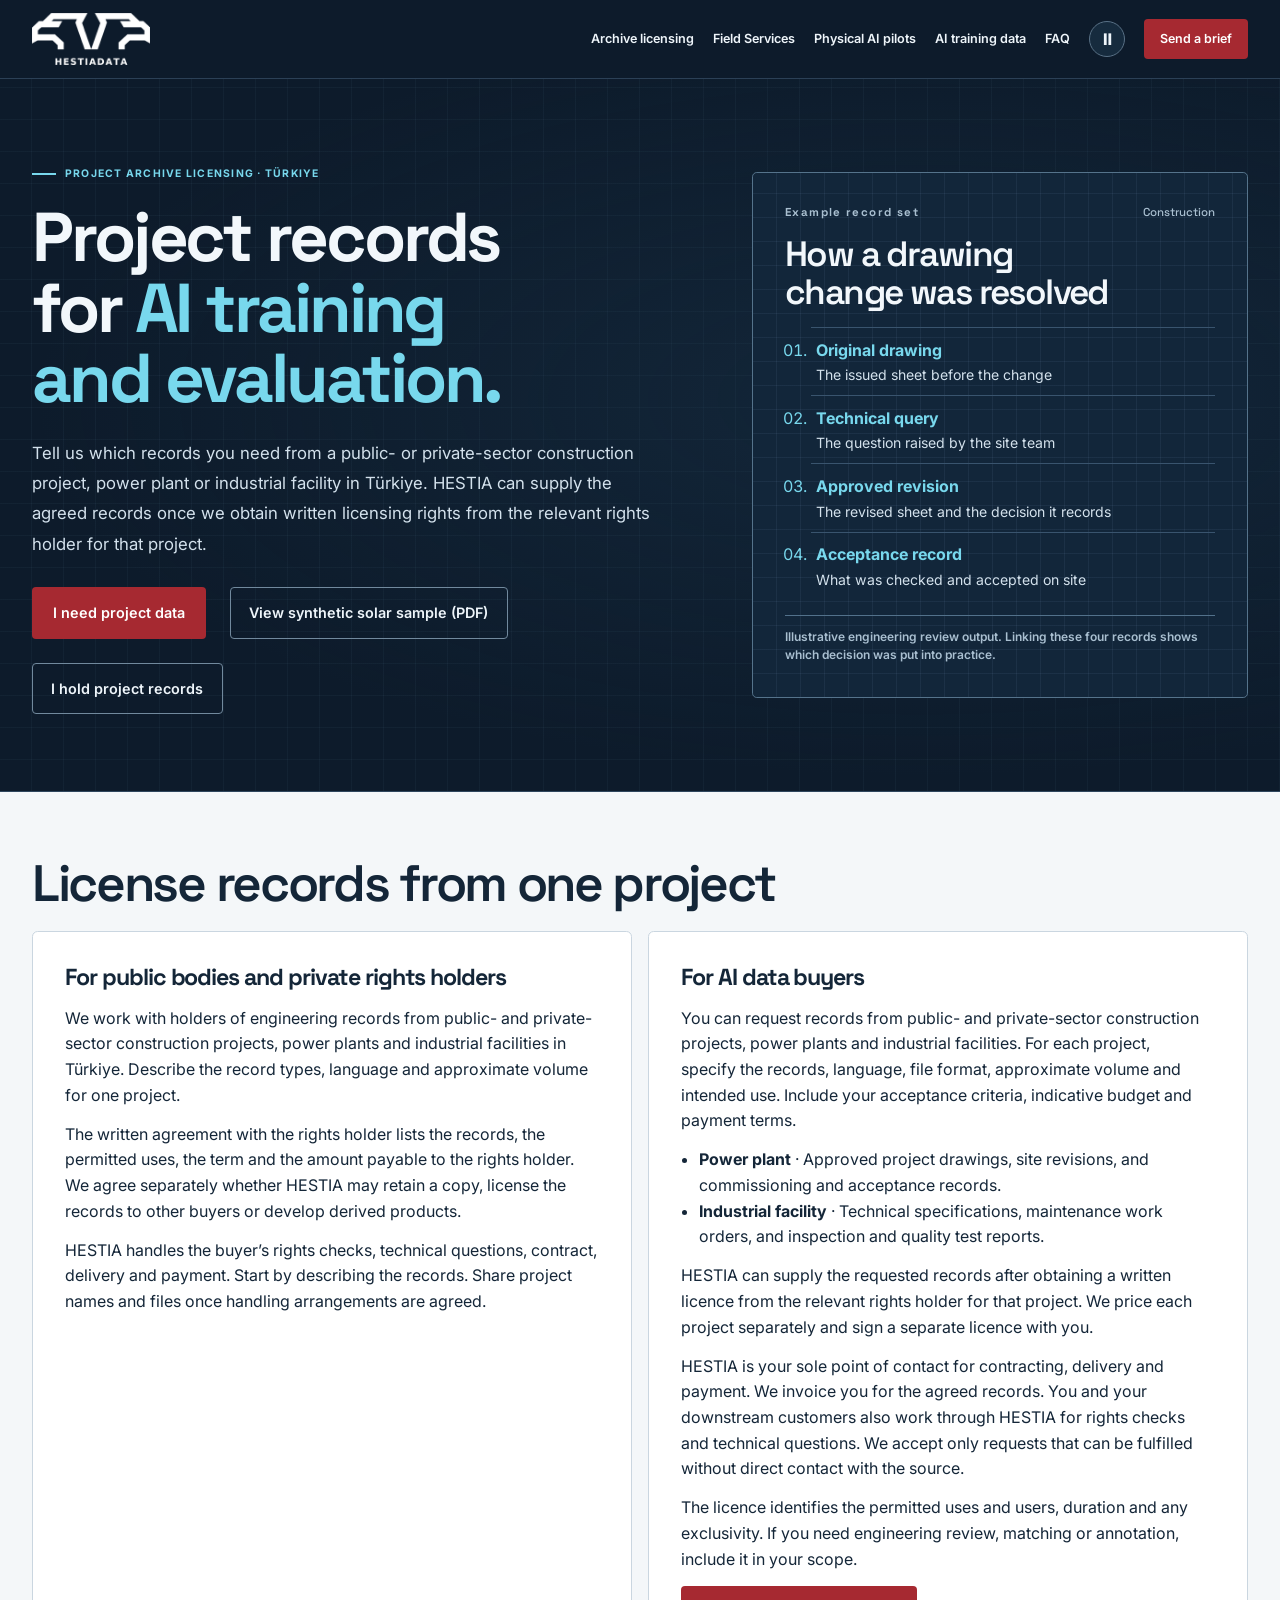
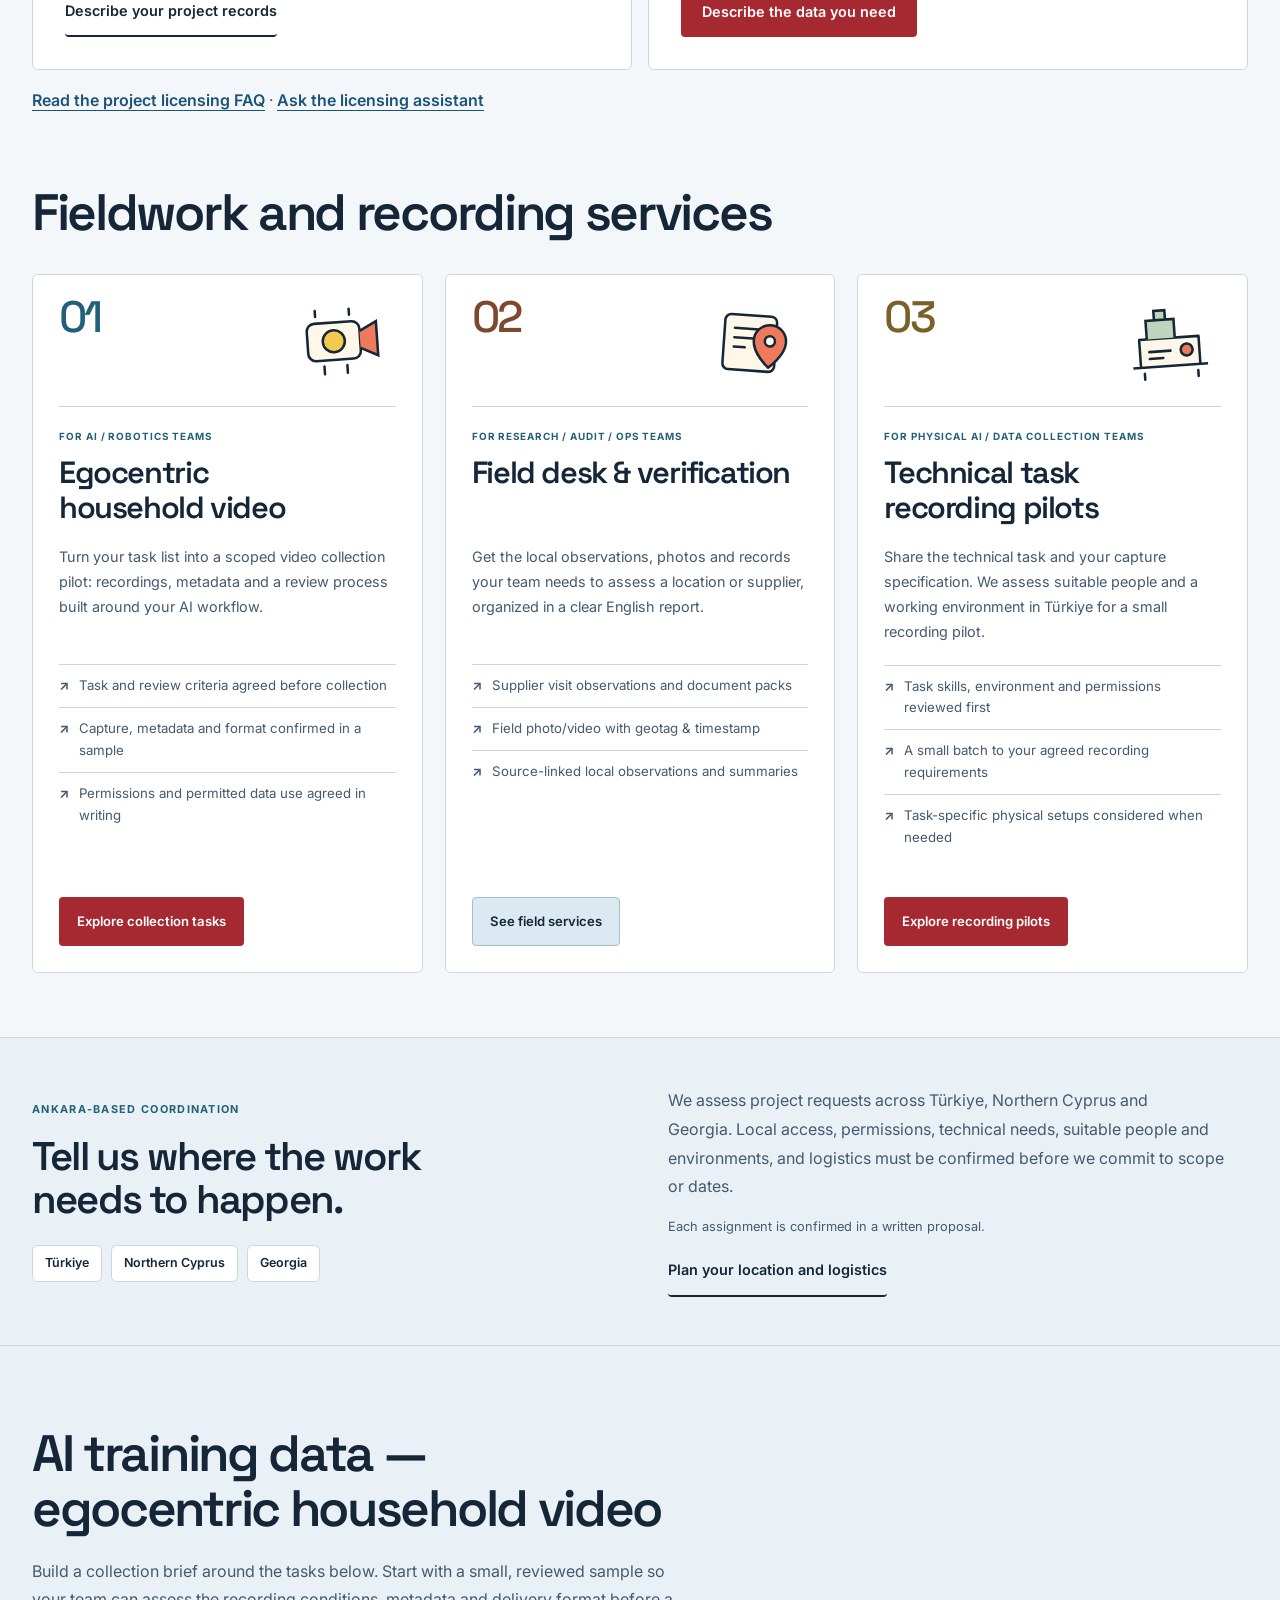
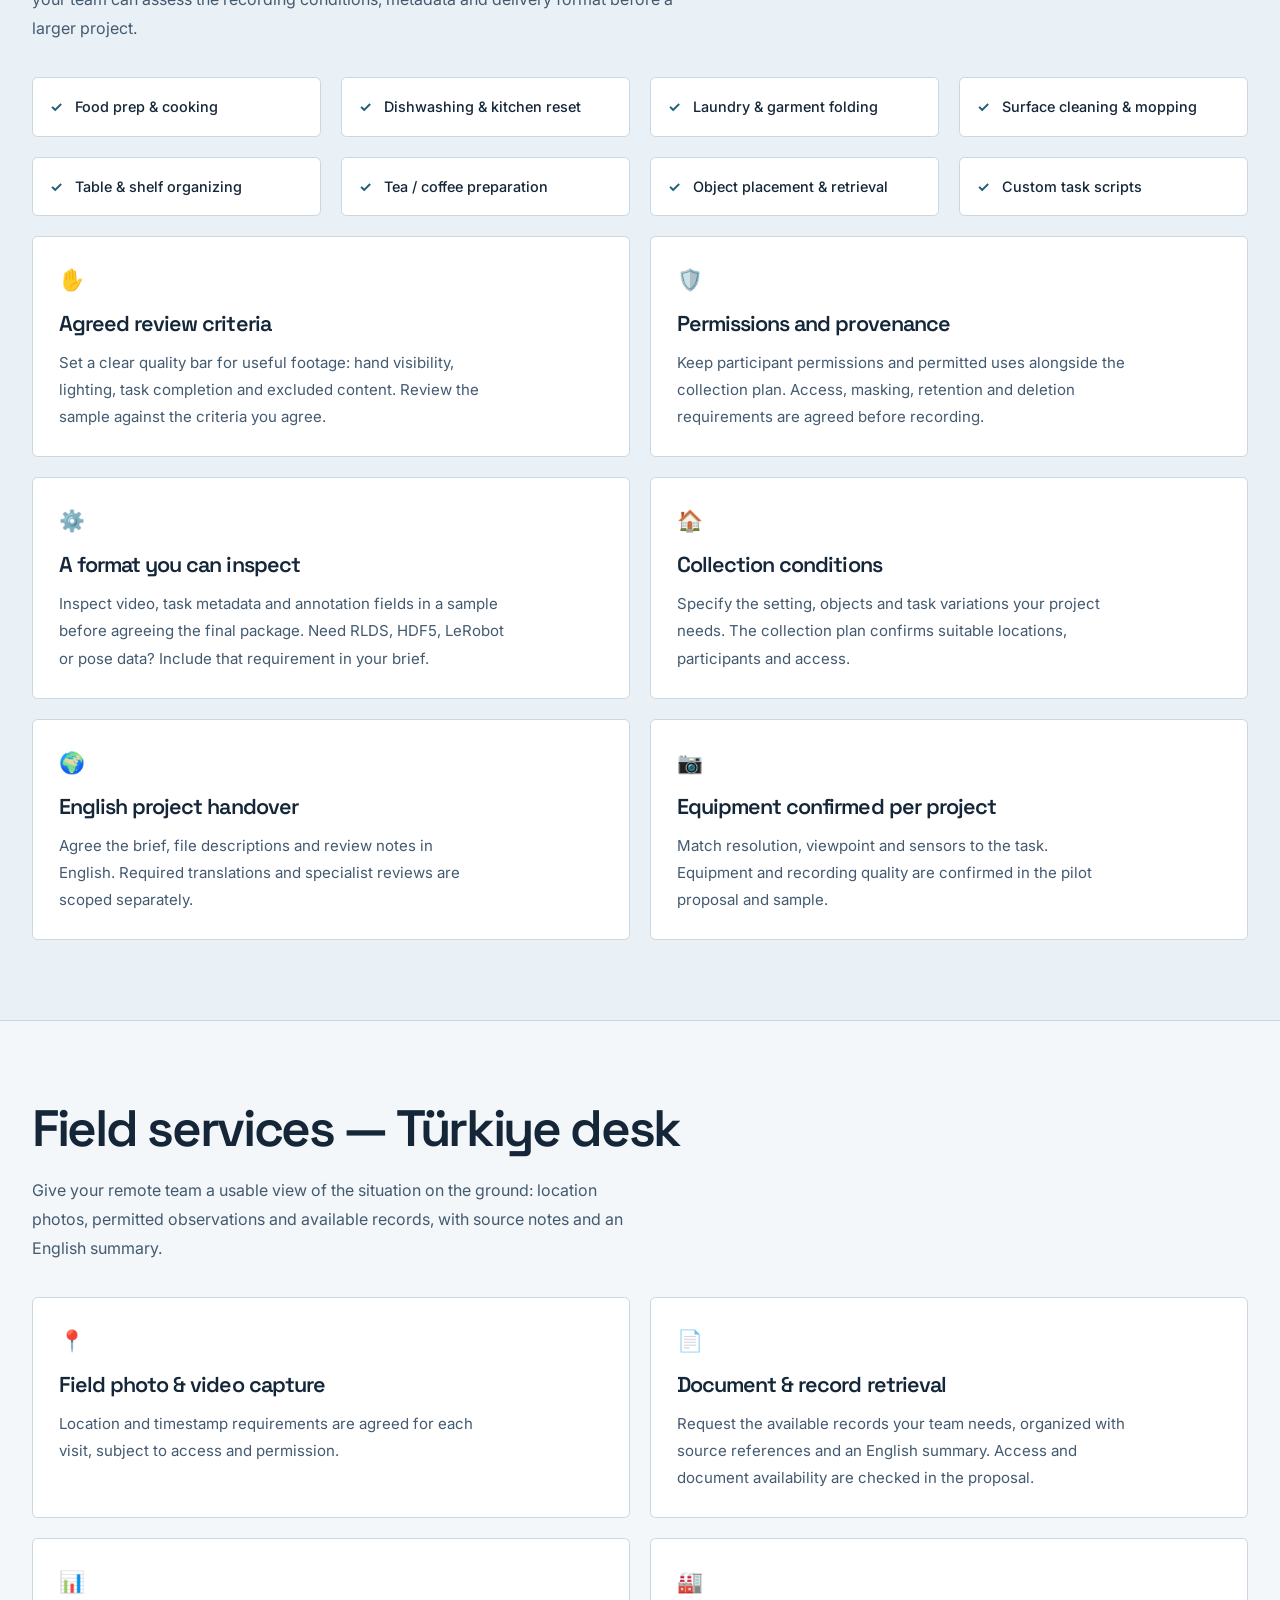
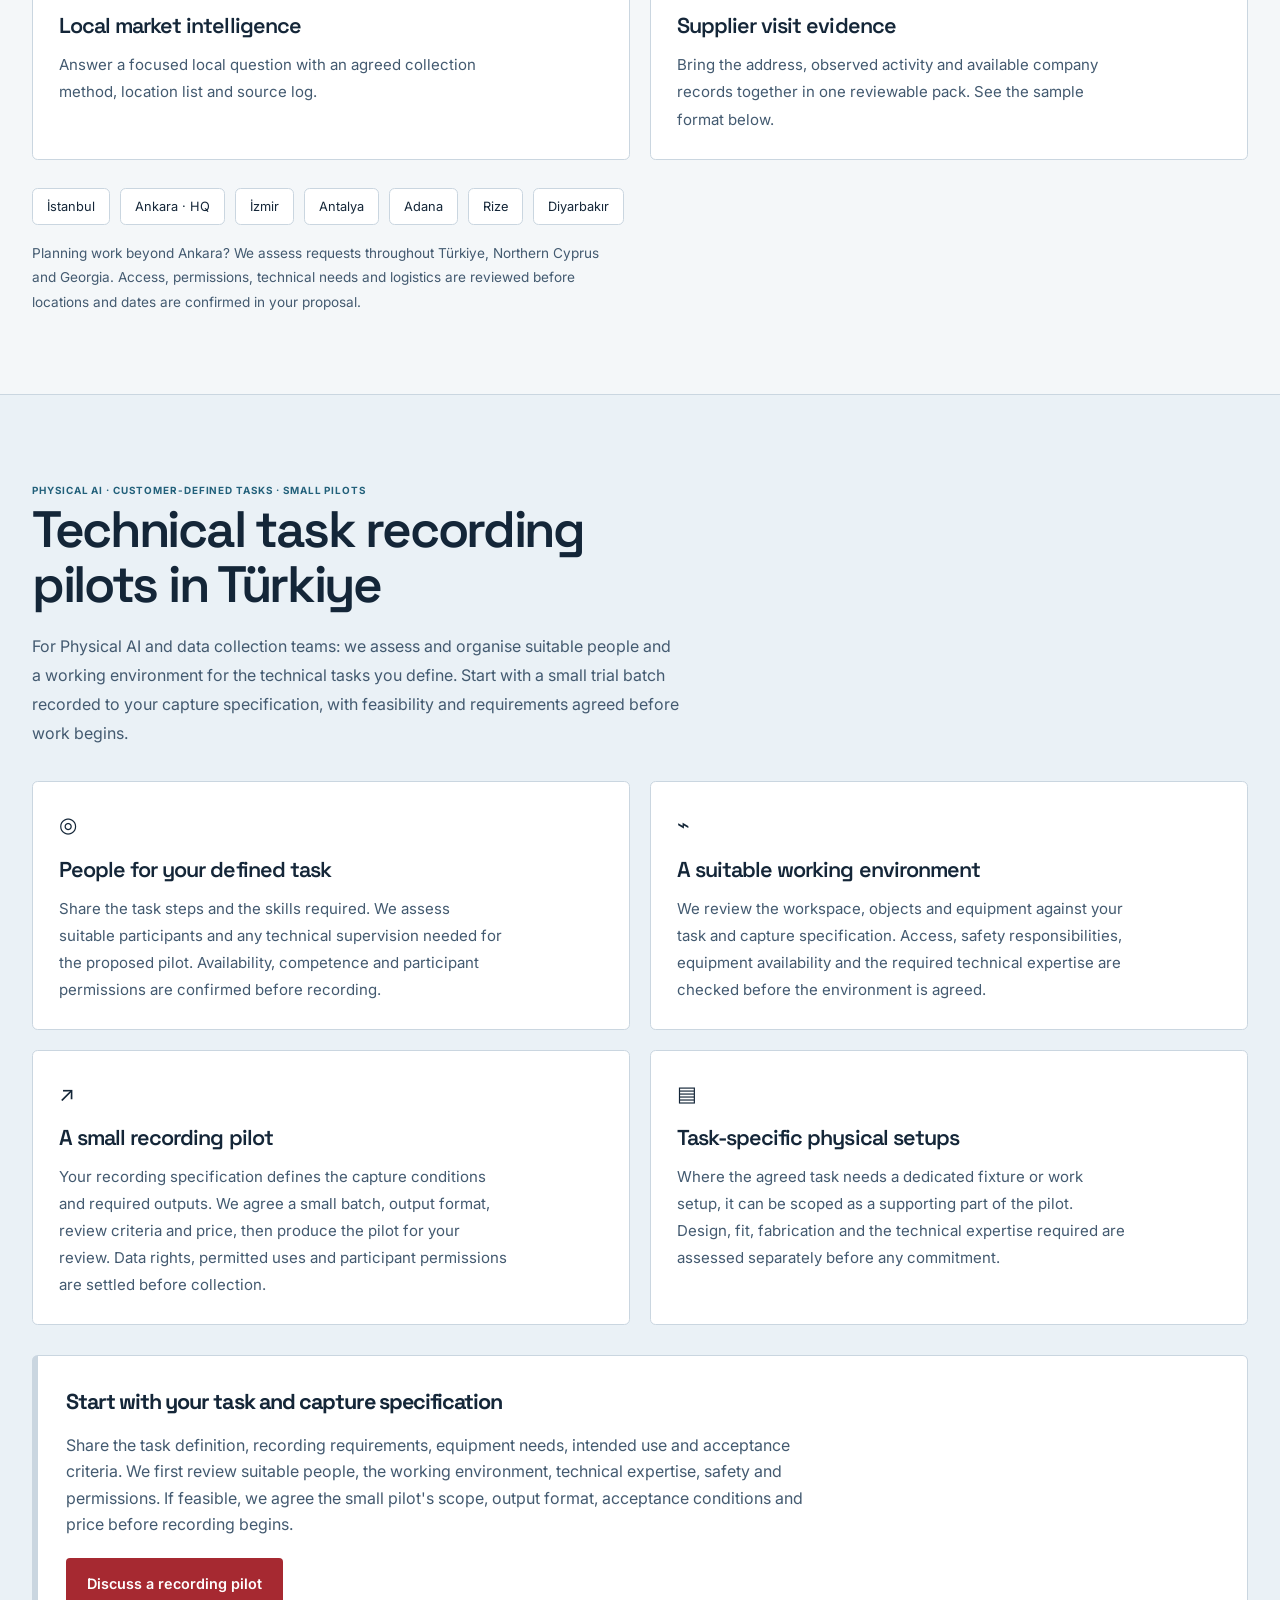
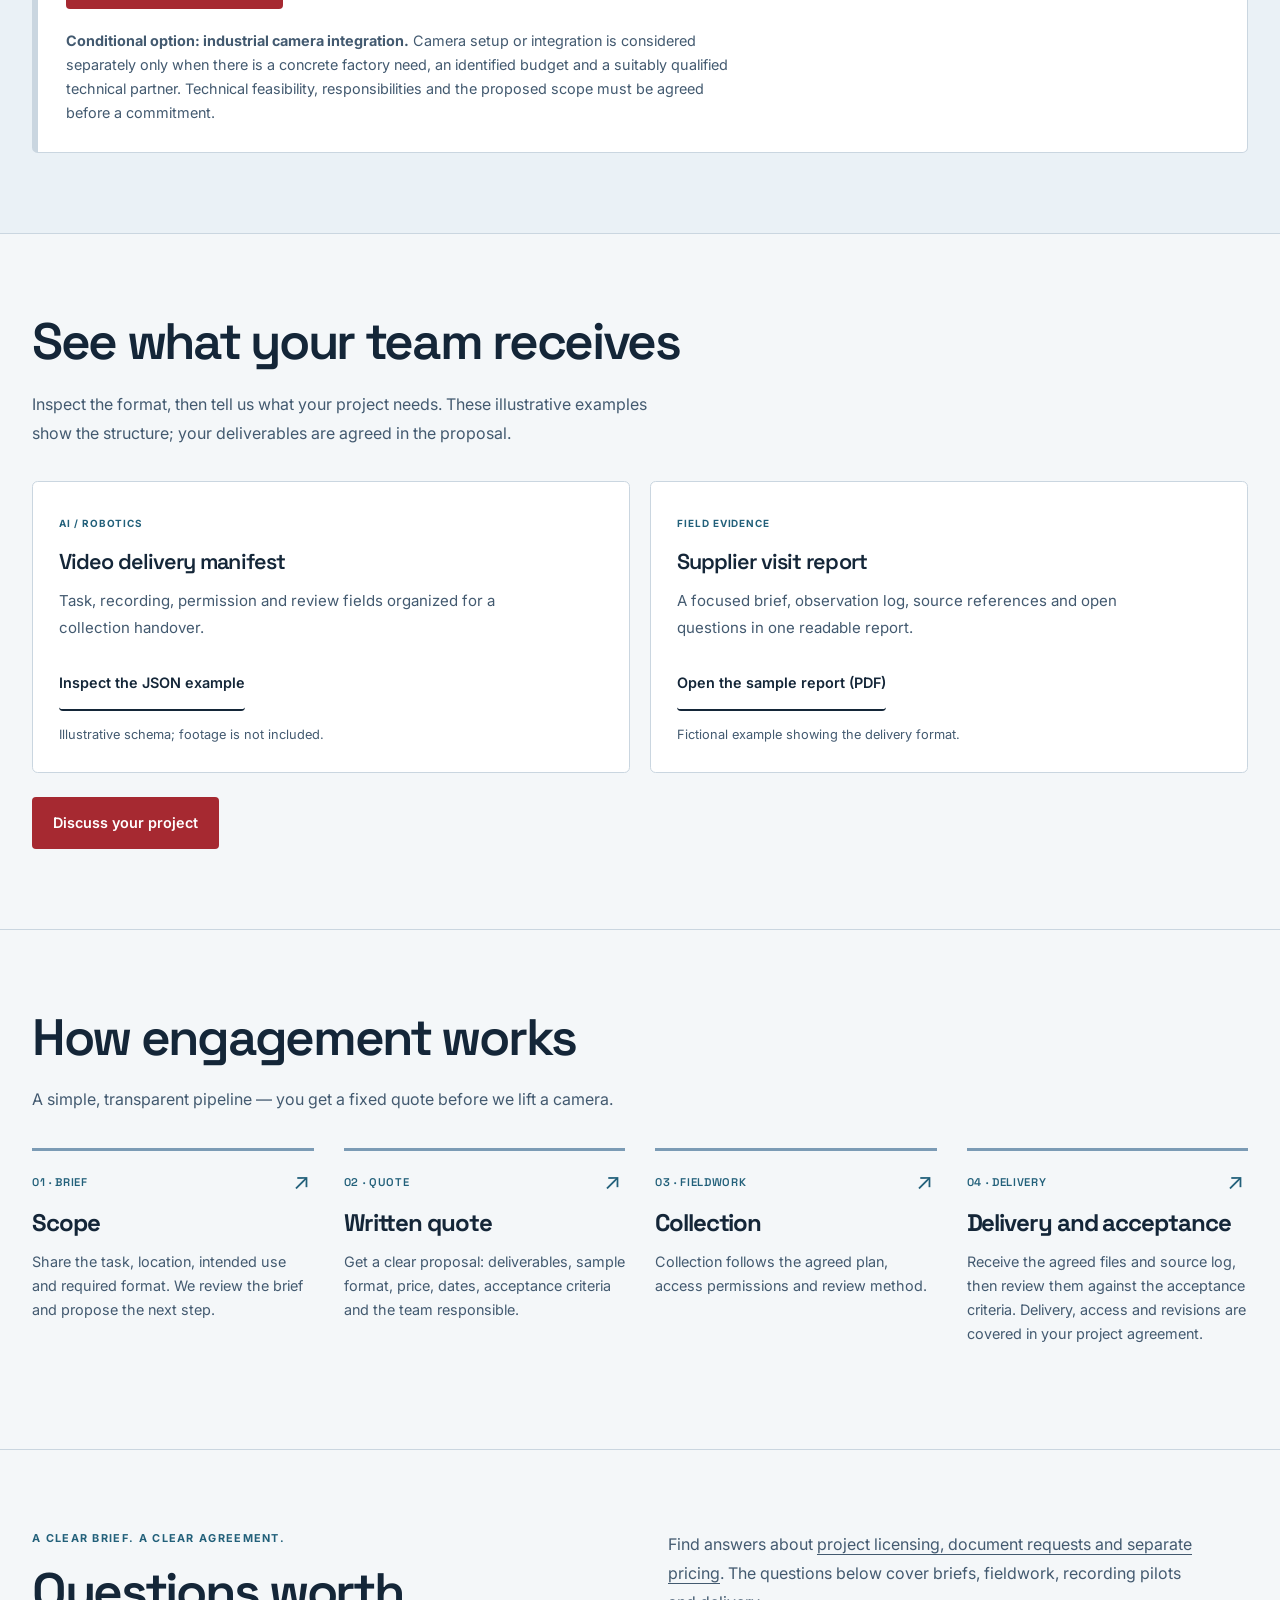
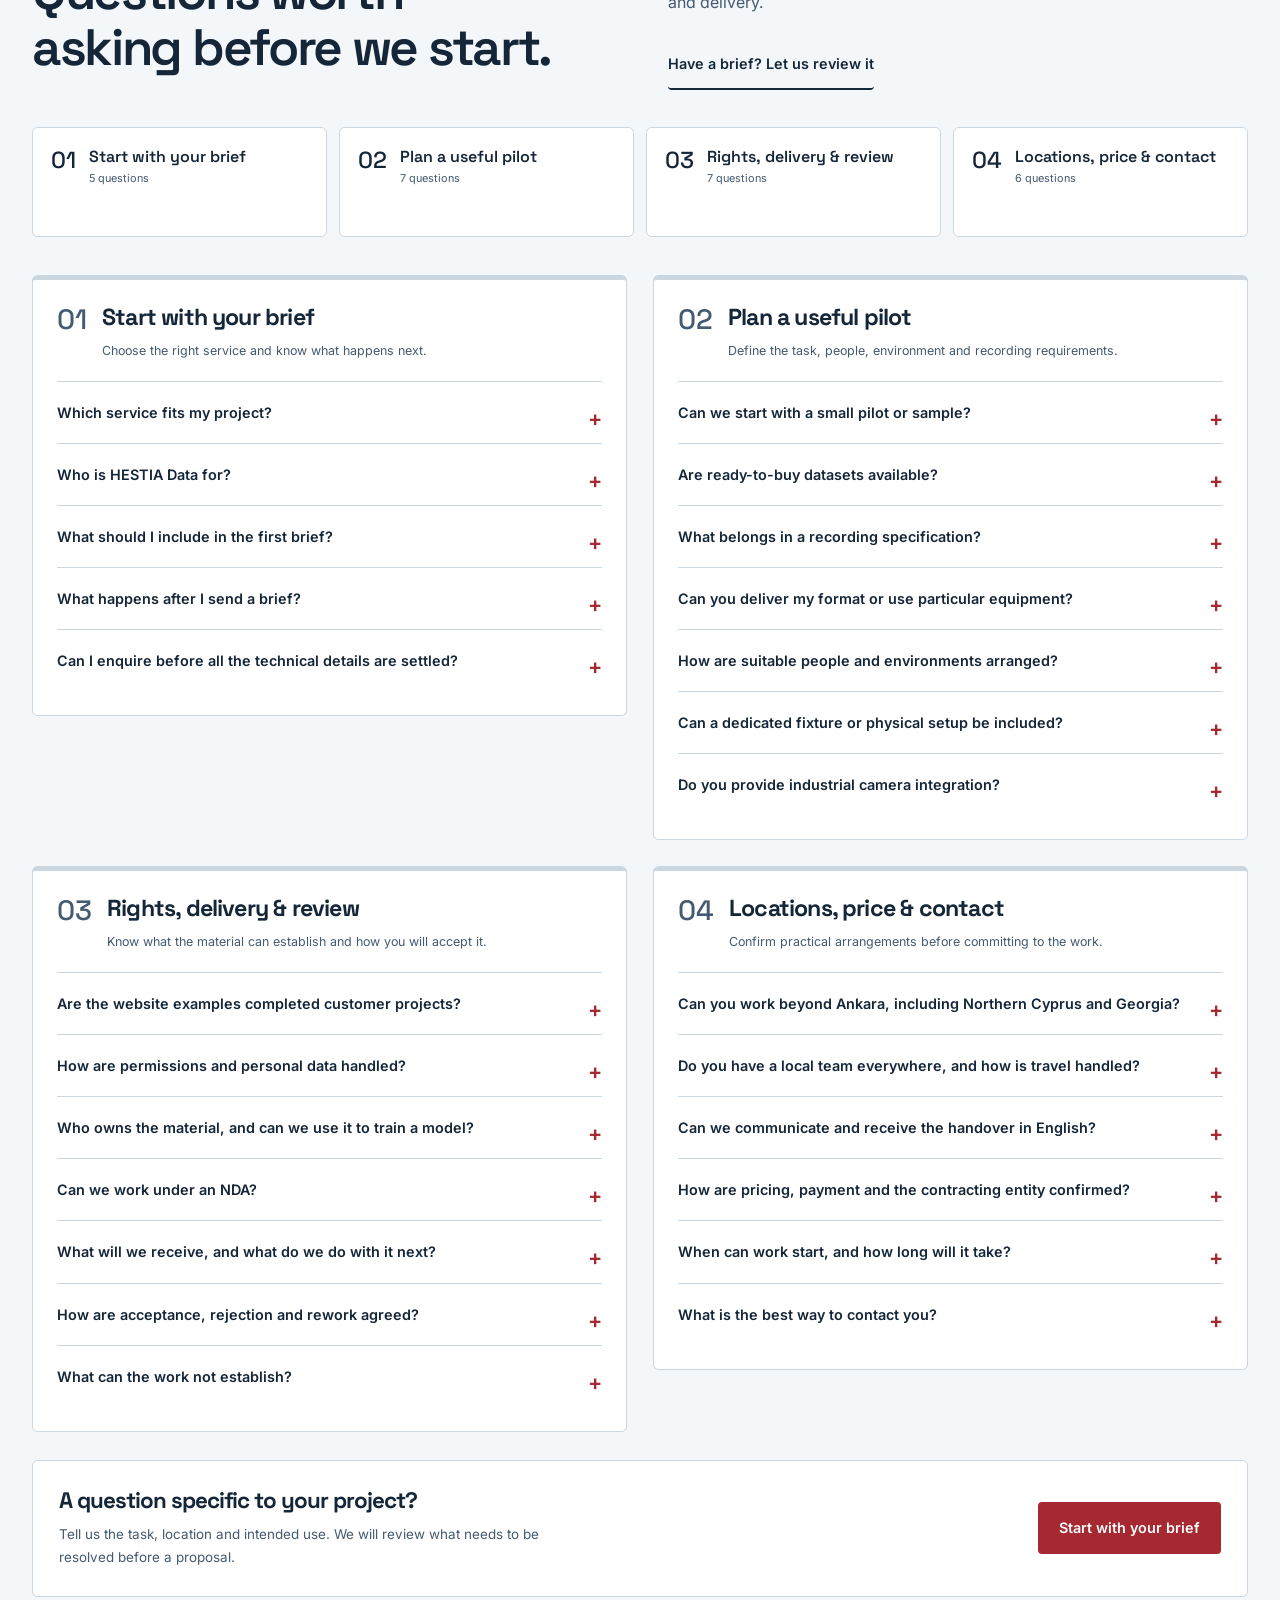
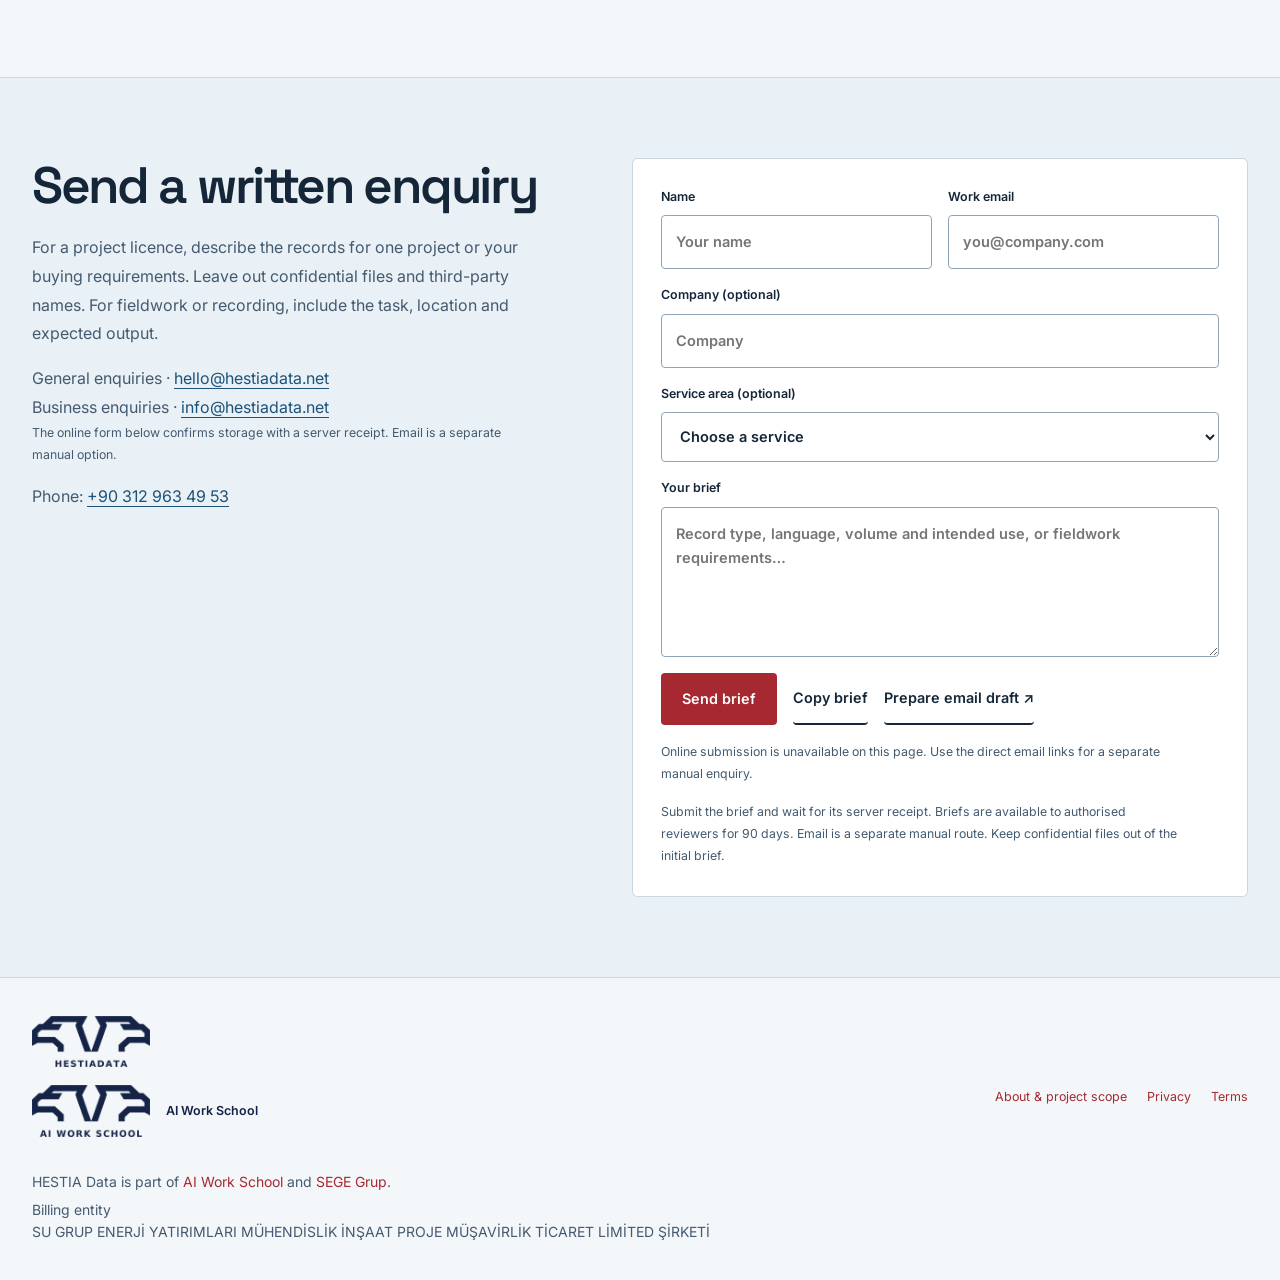
<file: index.html>
<!DOCTYPE html>
<html lang="en">
<head>
<meta charset="UTF-8">
<meta name="viewport" content="width=device-width, initial-scale=1.0">
<title>Engineering Project Records in Türkiye | HESTIA Data</title>
<meta name="description" content="Request engineering records from public and private construction projects, power plants and industrial facilities in Türkiye. HESTIA Data secures written rights for each project.">
<link rel="canonical" href="https://hestiadata.net/">
<meta property="og:type" content="website">
<meta property="og:url" content="https://hestiadata.net/">
<meta property="og:title" content="Engineering Project Records in Türkiye | HESTIA Data">
<meta property="og:description" content="Request engineering records from public and private construction projects, power plants and industrial facilities in Türkiye. HESTIA Data secures written rights for each project.">
<script type="application/ld+json">{"@context":"https://schema.org","@graph":[{"@type":"Organization","@id":"https://hestiadata.net/#org","name":"HESTIA Data","url":"https://hestiadata.net/","email":"hello@hestiadata.net","description":"Ankara-based provider of project-specific data licences, field services and data collection."},{"@type":"WebSite","@id":"https://hestiadata.net/#site","url":"https://hestiadata.net/","name":"HESTIA Data","publisher":{"@id":"https://hestiadata.net/#org"}},{"@type":"Service","@id":"https://hestiadata.net/#service-data","name":"Egocentric household video data collection","provider":{"@id":"https://hestiadata.net/#org"},"areaServed":"Türkiye","description":"Custom collection scope for first-person household video. Permissions, equipment, sample format, review criteria, price and delivery are agreed per project."},{"@type":"Service","@id":"https://hestiadata.net/#service-field","name":"Field capture, document retrieval and supplier verification","provider":{"@id":"https://hestiadata.net/#org"},"areaServed":"Türkiye","description":"Scoped field photo and video observations, accessible record retrieval and English source summaries. Location access and deliverables are confirmed per project."},{"@type":"Service","@id":"https://hestiadata.net/#service-physical-ai","name":"Technical task recording pilots for Physical AI","provider":{"@id":"https://hestiadata.net/#org"},"areaServed":"Türkiye","description":"Project-based coordination in Türkiye of suitable people and a working environment for customer-defined technical tasks, followed by a small recording pilot against the customer capture specification. Skills, equipment, technical expertise, participant permissions and data rights are reviewed before agreeing scope, output format, acceptance criteria and price. Task-specific physical setups are supporting options; industrial camera integration is considered separately only with a concrete factory need, budget and a suitably qualified technical partner."},{"@type":"WebPage","@id":"https://hestiadata.net/#page","url":"https://hestiadata.net/","name":"Engineering Project Records in Türkiye | HESTIA Data","about":{"@id":"https://hestiadata.net/#org"},"inLanguage":"en"},{"@type":"Service","@id":"https://hestiadata.net/#archive-licensing","name":"Project-specific licensing of engineering records","provider":{"@id":"https://hestiadata.net/#org"},"description":"HESTIA obtains written rights for specified project records and licenses them directly to buyers. HESTIA handles rights checks, delivery and payment."}]}</script>
<link rel="preconnect" href="https://fonts.googleapis.com">
<link rel="preconnect" href="https://fonts.gstatic.com" crossorigin="">
<link href="https://fonts.googleapis.com/css2?family=Space+Grotesk:wght@400;500;600;700&amp;family=Inter:wght@400;500;600&amp;display=swap" rel="stylesheet">
<link rel="icon" type="image/png" href="/assets/brand/ai-work-school-mark-14825910.png" sizes="any">
<link rel="icon" type="image/png" href="/assets/brand/hestiadata-eagle-white.png" media="(prefers-color-scheme: dark)" sizes="any">
<style>

:root{--bg:#fff8e9;--paper:#fffdf5;--ink:#1c352d;--muted:#435c50;--accent:#a3321d;--coral:#ef795b;--gold:#f3ca4d;--sage:#bed5bd;--line:#cccfb8;--green:#185943;--am:#f3ca4d;--bg2:#fffdf5;--panel:#fffdf5}
*{box-sizing:border-box;margin:0;padding:0}[hidden]{display:none!important}html{scroll-behavior:smooth;scroll-padding-top:110px}body{font-family:Inter,-apple-system,BlinkMacSystemFont,sans-serif;line-height:1.65;background:var(--bg);color:var(--ink);-webkit-font-smoothing:antialiased}h1,h2,h3,.sg{font-family:"Space Grotesk",Inter,sans-serif;letter-spacing:-.045em;text-wrap:balance}p{text-wrap:pretty}a{color:inherit;text-underline-offset:4px}button,input,textarea,select{font:inherit}::selection{background:var(--gold);color:var(--ink)}
.wrap{max-width:1280px;margin-inline:auto;padding-inline:32px}.sr-only{position:absolute;width:1px;height:1px;padding:0;margin:-1px;overflow:hidden;clip:rect(0,0,0,0);white-space:nowrap;border:0}.skip{position:fixed;z-index:80;left:16px;top:-100px;padding:12px 18px;background:var(--ink);color:white}.skip:focus{top:12px}a:focus-visible,button:focus-visible,summary:focus-visible,input:focus-visible,textarea:focus-visible,select:focus-visible{outline:3px solid #185943;outline-offset:5px}
header{position:sticky;top:0;z-index:60;background:#fff8e9;border-bottom:1px solid #c6c9ad}.nav{display:flex;align-items:center;justify-content:space-between;gap:24px;min-height:78px;position:relative}.logo{display:flex;align-items:center;gap:10px;white-space:nowrap;color:var(--ink);font:700 1.15rem "Space Grotesk",sans-serif;letter-spacing:-.04em;text-decoration:none}.logo-mark,.aws-brand i{display:inline-grid;place-items:center;flex-shrink:0;width:32px;height:32px;border-radius:9px;background:var(--coral);color:#3c241d;font:800 17px system-ui;font-style:normal;box-shadow:2px 3px 0 #d3b08c}.nav-links{display:flex;align-items:center;gap:19px}.nav-links>a{font-size:.79rem;font-weight:600;text-decoration:none}.nav-links>a:hover{color:var(--accent)}
.btn{display:inline-flex;align-items:center;justify-content:center;min-height:48px;padding:13px 20px;border:1px solid transparent;border-radius:9px;background:var(--accent);color:var(--paper);font-size:.9rem;font-weight:600;text-decoration:none;cursor:pointer;transition:transform .22s,box-shadow .22s,background .22s}.btn:hover{transform:translateY(-3px);box-shadow:0 5px 0 #d4ad8f;background:#812b1c}.btn:active{transform:translateY(0);box-shadow:none}.btn.ghost{background:transparent;color:var(--ink);padding-inline:0;border:0;border-bottom:2px solid var(--ink);border-radius:0}.btn.ghost:hover{background:transparent;color:var(--accent);box-shadow:none}.btn.am{background:var(--gold);color:var(--ink);border-color:#ac8831}.btn.am:hover{background:#e7bb35}.nav-links .btn{min-height:40px;padding:8px 15px;font-size:.78rem}.motion-toggle{display:inline-grid;place-items:center;width:36px;height:36px;flex-shrink:0;border:1px solid #76816b;border-radius:50%;color:var(--ink);background:var(--paper);font-weight:800;cursor:pointer}.motion-toggle:hover{background:var(--gold)}.motion-toggle:disabled{cursor:default;opacity:.7}
.hero{padding:54px 32px 72px;background:radial-gradient(ellipse at 90% 5%,#f5d27266,transparent 45%),radial-gradient(ellipse at 3% 30%,#c6dec455,transparent 40%);border-top:0}.hero-intro{display:grid;grid-template-columns:1.18fr 1fr;gap:54px;align-items:center}.pill{display:inline-flex;align-items:center;gap:9px;max-width:44ch;font-size:.65rem;letter-spacing:.12em;text-transform:uppercase;font-weight:700;color:var(--accent)}.pill:before{content:"";width:9px;height:9px;flex-shrink:0;border-radius:50%;background:var(--accent)}h1{font-size:clamp(3rem,5.4vw,4.8rem);font-weight:600;line-height:1.02;max-width:15ch;margin:20px 0 24px}h1 span{color:var(--accent)}h1 .unbroken{color:var(--ink);white-space:nowrap}.lead{max-width:60ch;font-size:.98rem;line-height:1.8;color:var(--muted)}.cta{display:flex;align-items:center;flex-wrap:wrap;gap:24px;margin-top:28px}
.work-map{position:relative;isolation:isolate;max-width:500px;width:100%;margin:12px auto;background:var(--gold);border:1.5px solid #79632c;border-radius:28px 60px 28px 28px;padding:24px;box-shadow:12px 14px 0 #debe85;transform:rotate(2deg)}.work-map:before{content:"";position:absolute;inset:11px;border:1px dashed #8e783f;border-radius:18px 48px 18px 18px;pointer-events:none}.map-heading{position:relative;font:700 .67rem "Space Grotesk",sans-serif;letter-spacing:.12em;display:flex;justify-content:space-between;gap:12px;margin-bottom:16px}.map-heading span:last-child{font-weight:500;letter-spacing:0}.map-canvas{position:relative;min-height:296px;display:grid;grid-template-columns:1fr 1fr;gap:12px;align-items:center;padding:8px 0}.map-ticket{position:relative;z-index:2;border:1.5px solid var(--ink);border-radius:12px;background:var(--paper);padding:16px;box-shadow:4px 5px 0 #bc9d45;transform-origin:center}.map-ticket svg{display:block;width:100%;height:69px;color:var(--ink);margin-bottom:10px}.map-ticket b{display:block;font:600 1rem "Space Grotesk",sans-serif;letter-spacing:-.03em}.map-ticket small{font-size:.65rem;color:var(--muted)}.map-ticket.capture{background:#d9e9d2;animation:ticket-sway 5.5s ease-in-out infinite}.map-ticket.field{background:#f9c5a8;animation:ticket-sway 5.5s 1s ease-in-out infinite}.map-ticket.pilot{grid-column:1/-1;display:flex;align-items:center;gap:20px;background:#fffaf0;animation:ticket-sway 5.5s 2s ease-in-out infinite}.map-ticket.pilot svg{width:88px;flex-shrink:0;height:56px;margin:0}.map-connector{position:absolute;inset:20px 0;width:100%;height:220px;z-index:1;color:#715a25}.map-dot{position:absolute;z-index:3;width:12px;height:12px;border:2px solid var(--ink);border-radius:50%;background:#ed7356;left:calc(50% - 6px);top:44%;animation:brief-travel 4s cubic-bezier(.65,0,.35,1) infinite}.map-caption{position:relative;margin-top:15px;padding-top:12px;border-top:1px solid #9b813d;display:flex;justify-content:space-between;gap:12px;font-size:.68rem;font-weight:600}.map-caption span:last-child{font-weight:400}
.stats{display:grid;grid-template-columns:repeat(4,1fr);gap:0;margin-top:56px;border:1px solid #c8c6a6;border-radius:12px;background:#fffdf5b3}.stat{padding:18px 20px}.stat:not(:first-child){border-left:1px solid #c8c6a6}.stat b{display:block;font:600 1.25rem "Space Grotesk",sans-serif;letter-spacing:-.035em}.stat small{font-size:.72rem;color:var(--muted)}.split{display:grid;grid-template-columns:repeat(3,minmax(0,1fr));gap:22px;margin-top:34px}.offer{display:flex;flex-direction:column;position:relative;background:#c5dcc0;border:1px solid #9eb695;padding:26px;border-radius:18px 48px 18px 18px;box-shadow:0 8px 0 #d9d7b9;transition:transform .3s,box-shadow .3s}.offer:nth-child(2){background:#f5c7a9;border-color:#d3a485;border-radius:48px 18px 18px 18px}.offer.physical{background:#f4d56e;border-color:#d1b04f;border-radius:18px 18px 48px 18px}.offer:hover{transform:translateY(-6px);box-shadow:0 14px 0 #d9d7b9}.offer-art{height:112px;position:relative;display:flex;align-items:center;justify-content:space-between;margin:-6px 0 22px;border-bottom:1px solid #56754d55;padding-bottom:16px}.offer-art svg{width:102px;height:86px;color:var(--ink);transform:rotate(-4deg);transition:transform .4s}.offer:nth-child(2) .offer-art svg{transform:rotate(4deg)}.offer:hover .offer-art svg{transform:rotate(0) translateY(-3px)}.offer-number{align-self:flex-start;font:500 2.75rem/1 "Space Grotesk",sans-serif;letter-spacing:-.06em;color:#3d5e36}.offer:nth-child(2) .offer-number{color:#7c4930}.offer.physical .offer-number{color:#796127}.tag{font-size:.62rem;font-weight:700;letter-spacing:.095em;line-height:1.6;text-transform:uppercase;color:#304f3d}.offer h3{font-size:clamp(1.6rem,2.4vw,2rem);font-weight:600;line-height:1.15;margin:10px 0 18px;min-height:2.3em}.offer p{color:#304b3c;font-size:.9rem;line-height:1.75}.offer ul{list-style:none;margin:20px 0 18px}.offer li{position:relative;border-top:1px solid #52734d44;padding:10px 0 10px 20px;font-size:.83rem;color:#304b3c}.offer li:before{content:"↗";position:absolute;left:0;font-weight:700}.offer p:last-child{margin-top:auto!important;padding-top:20px}.offer .btn{min-height:46px;font-size:.82rem;padding:12px 17px}
section{position:relative;padding:80px 0;border-top:1px solid var(--line)}h2{font-size:clamp(2.05rem,4.3vw,3.2rem);line-height:1.08;font-weight:600;max-width:26ch;margin-bottom:20px}.sub{max-width:65ch;font-size:1rem;line-height:1.8;color:var(--muted)}#ai-data{background:#e2edda}#field{background:#fff0dc}#physical-ai{background:#fae8a2}#samples{background:#fff8e9}#process{background:#f6c5a5}#faq{background:#f5efdc}#contact{background:#c9ddc7}#ai-data h2:before,#field h2:before,#physical-ai h2:before{display:block;font:600 .75rem "Space Grotesk",sans-serif;letter-spacing:.13em;margin-bottom:16px;color:#4c6247}#ai-data h2:before{content:"01 / AI TRAINING DATA"}#field h2:before{content:"02 / FIELD SERVICES"}#physical-ai h2:before{content:"03 / RECORDING PILOTS"}.grid{display:grid;gap:20px;margin-top:34px}.g2{grid-template-columns:repeat(2,minmax(0,1fr))}.g3{grid-template-columns:repeat(2,minmax(0,1fr))}.g4{grid-template-columns:repeat(4,minmax(0,1fr))}.task{display:flex;align-items:center;gap:12px;background:#fffdf5;border:1px solid #b9c9ad;border-radius:9px;padding:17px;font-weight:500;font-size:.9rem;box-shadow:3px 4px 0 #c1d1b7}.task:before{content:"✓";color:var(--green);font-weight:700}.card{padding:26px;background:#fffdf599;border:1px solid #bec8ad;border-radius:12px 28px 12px 12px}.card h3{font-size:1.35rem;font-weight:600;line-height:1.2;margin:14px 0 12px}.card p{max-width:50ch;font-size:.94rem;line-height:1.8;color:var(--muted)}.ico{font-size:1.3rem}.cities{display:flex;flex-wrap:wrap;gap:10px;margin-top:28px}.city{padding:7px 14px;background:#fffdf5;border:1px solid #cfbfa1;border-radius:8px;font-size:.8rem}.city:nth-child(2){background:var(--gold);border-color:#b58d32}.physical-scope{padding:28px;margin-top:30px;border:1px solid #c7ac59;border-left:6px solid var(--accent);background:#fff8e5;border-radius:0 20px 20px 0}.physical-scope h3{font-size:1.35rem;margin-bottom:12px}.physical-scope p{max-width:75ch;color:var(--muted)}.physical-scope .btn{margin-top:20px}.step{position:relative;border-top:3px solid #aa6a43;padding:24px 0}.step:after{content:"↗";position:absolute;right:4px;top:12px;font-size:1.4rem;color:#825333}.step .n{font:600 .7rem "Space Grotesk",sans-serif;letter-spacing:.06em;color:#774128}.step h3{font-size:1.5rem;margin:14px 0 8px}.step p{font-size:.9rem;color:#543f2c}.steps{gap:30px}details{border-top:1px solid #c8c2a7;background:transparent}summary{position:relative;cursor:pointer;padding:25px 32px 25px 0;font-size:1.05rem;font-weight:600;list-style:none}summary:after{content:"+";position:absolute;right:0;font-size:1.35rem;color:var(--accent)}details[open] summary:after{content:"−"}details p{max-width:70ch;padding:0 20px 25px 0;font-size:.95rem;line-height:1.8;color:var(--muted)}details[open]{background:#fffbef}
.contact-layout{display:grid;grid-template-columns:1fr 1.15fr;gap:64px}.contact-layout h2{max-width:16ch}form{display:grid;gap:16px;padding:28px;border:1px solid #9bb296;border-radius:18px;background:#eef3e7;box-shadow:8px 9px 0 #a9c1a5;min-width:0}.row{display:grid;grid-template-columns:1fr 1fr;gap:16px}label{display:grid;gap:8px;font-size:.78rem;font-weight:600;min-width:0}input,textarea,select{width:100%;min-width:0;border:1px solid #8fa68a;border-radius:8px;padding:14px;background:var(--paper);color:var(--ink);font-size:.91rem}textarea{resize:vertical}select{min-height:48px}.hero-actions{display:flex;gap:16px;align-items:center;flex-wrap:wrap}.form-note{font-size:.77rem;line-height:1.8;color:#3c5643;max-width:65ch}#contact a{color:#842b1b!important;overflow-wrap:anywhere}#contact .btn{color:var(--paper)!important}#contact .btn.ghost{color:var(--ink)!important}footer{border-top:1px solid var(--line);padding:38px 0;background:var(--bg);font-size:.78rem;line-height:2;color:var(--muted)}.footer-layout{display:flex;justify-content:space-between;gap:28px;flex-wrap:wrap}.aws-brand{display:inline-flex;align-items:center;gap:10px;font-weight:600;color:var(--ink);text-decoration:none;margin-bottom:14px}.footer-links{display:flex;gap:20px;flex-wrap:wrap}.footer-links a,footer a{color:var(--accent);text-decoration:none}footer a:hover{text-decoration:underline}
@keyframes illustration-nod{0%,100%{transform:rotate(-4deg) translateY(0)}50%{transform:rotate(4deg) translateY(-6px)}}.offer-art svg{animation:illustration-nod 6s ease-in-out infinite;animation-delay:-1s}.offer:nth-child(2) .offer-art svg{animation-delay:-3s}.offer.physical .offer-art svg{animation-delay:-5s}
@keyframes ticket-sway{0%,100%{transform:translateY(0) rotate(-1deg)}50%{transform:translateY(-7px) rotate(1deg)}}@keyframes brief-travel{0%,10%{opacity:0;transform:translateY(-55px) scale(.6)}25%,75%{opacity:1}90%,100%{opacity:0;transform:translateY(90px) scale(1)}}@keyframes content-arrive{from{opacity:0;transform:translateY(18px)}to{opacity:1;transform:translateY(0)}}.motion-enter{animation:content-arrive .65s cubic-bezier(.2,.7,.2,1) both}html[data-motion="paused"] *{animation-play-state:paused!important}html[data-motion="paused"] .motion-enter{animation:none!important}html[data-motion="paused"]{scroll-behavior:auto}
@media(min-width:901px){.offer>p:not(:last-child){min-height:7em}}
@media(max-width:1100px){.hero-intro{gap:32px}.wrap{padding-inline:24px}.nav-links{gap:13px}.nav-links>a{font-size:.73rem}.offer{padding:24px}.offer h3{font-size:1.65rem}.contact-layout{gap:36px}}
@media(max-width:950px){.hero-intro{grid-template-columns:1fr 1fr;gap:28px}h1{font-size:3.3rem}.work-map{padding:21px;box-shadow:8px 9px 0 #debe85}.map-canvas{gap:9px}.map-ticket{padding:12px}.map-ticket b{font-size:.86rem}.map-ticket small{font-size:.6rem}.map-heading{font-size:.56rem}.map-caption{font-size:.6rem}.split{gap:16px}.offer{padding:22px}.offer h3{font-size:1.5rem}.offer .tag{font-size:.56rem}.offer-art svg{width:80px}.g4{grid-template-columns:repeat(2,minmax(0,1fr))}.contact-layout{grid-template-columns:1fr}.contact-layout h2{max-width:22ch}form{max-width:680px}.nav{padding-block:14px 10px;flex-wrap:wrap;gap:10px}.nav-links{width:100%;flex-wrap:wrap;gap:7px 18px}.nav-links>a{min-height:30px;display:flex;align-items:center;font-size:.74rem}.nav-links>.btn{position:absolute;top:14px;right:24px;min-height:36px;padding:7px 12px}.motion-toggle{position:absolute;right:138px;top:14px}.hero{padding-top:38px}html{scroll-padding-top:155px}}
@media(max-width:900px){.split{grid-template-columns:1fr}.offer h3{min-height:0}}
@media(max-width:760px){.hero-intro{grid-template-columns:1fr;gap:22px}.hero-copy{display:contents}.hero-copy .pill{order:0}.hero-copy h1{order:1;margin:0}.work-map{order:2}.hero-copy .lead{order:3}.hero-copy .cta{order:4;margin-top:0}.hero-copy{max-width:640px}h1{font-size:clamp(2.75rem,8vw,4.1rem);max-width:17ch}.work-map{max-width:450px;margin:12px auto 0;transform:rotate(1deg)}.map-canvas{min-height:270px}.map-ticket b{font-size:1rem}.map-ticket small{font-size:.67rem}.map-heading{font-size:.66rem}.map-caption{font-size:.66rem}.hero{padding-bottom:56px}.stats{grid-template-columns:repeat(2,minmax(0,1fr));margin-top:36px}.stat{padding:16px}.stat:nth-child(3){border-left:0;border-top:1px solid #c8c6a6}.stat:nth-child(4){border-top:1px solid #c8c6a6}.stat b{font-size:1.22rem}.split{grid-template-columns:1fr;gap:26px;margin-top:30px}.offer{padding:26px}.offer h3{font-size:2rem;min-height:0}.offer-art{height:104px;margin-bottom:18px}.offer-art svg{width:106px}.offer .tag{font-size:.64rem}.offer p{font-size:.94rem}.offer li{font-size:.88rem}.offer .btn{font-size:.85rem}.g2,.g3{grid-template-columns:1fr}.card{padding:24px}.grid{gap:16px}.step h3{font-size:1.35rem}.step p{font-size:.86rem}section{padding:58px 0}.physical-scope{padding:22px}.contact-layout{gap:28px}form{padding:22px;box-shadow:5px 6px 0 #a9c1a5}}
@media(max-width:420px){.wrap{padding-inline:20px}.logo{font-size:1rem;gap:8px}.logo-mark{width:28px;height:28px}.nav-links{display:grid;grid-template-columns:repeat(3,max-content);gap:5px 12px}.nav-links>a{font-size:.7rem}.nav-links>.btn{font-size:.7rem;padding:6px 9px;top:12px;right:20px}.motion-toggle{width:30px;height:30px;right:120px;top:14px}.hero{padding-top:32px}.pill{font-size:.6rem;max-width:37ch}h1{font-size:2.75rem}.lead{font-size:.94rem}.cta{gap:18px}.work-map{padding:20px 17px;border-radius:22px 40px 22px 22px;box-shadow:5px 7px 0 #debe85}.map-canvas{min-height:258px;gap:9px}.map-ticket{padding:12px}.map-ticket svg{height:55px}.map-ticket b{font-size:.82rem}.map-ticket small{font-size:.59rem}.map-ticket.pilot{gap:12px}.map-ticket.pilot svg{width:64px}.map-heading{font-size:.57rem}.map-caption{font-size:.59rem}.stat{padding:15px 12px}.stat b{font-size:1.13rem}.stat small{font-size:.67rem}.offer{padding:24px}.offer h3{font-size:1.9rem}.g4{grid-template-columns:1fr}.row{grid-template-columns:1fr}h2{font-size:2.1rem}.physical-scope{padding:20px}.contact-layout h2{max-width:18ch}form{padding:18px}.footer-links{gap:16px}}

/* Project questions and conditional regional planning */
.coverage-band{padding:48px 0;background:#e2edda}.coverage-layout{display:grid;grid-template-columns:1fr 1fr;gap:56px;align-items:center}.coverage-band h2{font-size:clamp(1.8rem,3.2vw,2.5rem);max-width:24ch}.coverage-places{display:flex;gap:9px;flex-wrap:wrap;margin-top:24px}.coverage-places span{display:inline-flex;padding:7px 12px;border:1px solid #9cb291;border-radius:6px;background:#fffdf5;font-size:.78rem;font-weight:600}.coverage-note{font-size:.8rem;color:var(--muted);margin:15px 0 8px}.faq-heading{display:grid;grid-template-columns:1fr 1fr;gap:56px;align-items:start}.faq-kicker{font-size:.68rem;font-weight:700;letter-spacing:.12em;text-transform:uppercase;color:var(--green);margin-bottom:16px}.faq-heading h2{max-width:20ch}.faq-heading .btn{margin-top:22px}.faq-topics{display:grid;grid-template-columns:repeat(4,minmax(0,1fr));gap:12px;margin:32px 0 38px}.faq-topics a{display:grid;grid-template-columns:auto 1fr;gap:3px 13px;padding:18px;border:1px solid #9eb695;border-radius:12px;background:#c5dcc0;text-decoration:none;align-content:start;min-height:110px}.faq-topics a:nth-child(2){background:#f5c7a9;border-color:#d3a485}.faq-topics a:nth-child(3){background:#f4d56e;border-color:#d1b04f}.faq-topics a:nth-child(4){background:#fffdf5;border-color:#b6b99f}.faq-topics a>span{grid-row:1/3;font:500 1.45rem/1.25 "Space Grotesk",sans-serif}.faq-topics b{font:600 1rem/1.35 "Space Grotesk",sans-serif}.faq-topics small{font-size:.68rem;color:var(--muted)}.faq-topics a:hover{border-color:var(--ink);text-decoration:underline}.faq-groups{display:grid;grid-template-columns:repeat(2,minmax(0,1fr));gap:26px;align-items:start}.faq-group{min-width:0;padding:24px;background:#fffdf5;border:1px solid #b6b99f;border-top:5px solid #6b8a61;border-radius:13px;scroll-margin-top:160px}.faq-group:nth-child(2){border-top-color:#a76d4a}.faq-group:nth-child(3){border-top-color:#9f8124}.faq-group:nth-child(4){border-top-color:#59766b}.faq-group-title{display:flex;gap:15px;padding-bottom:20px}.faq-group-title>span{font:500 1.75rem/1.1 "Space Grotesk",sans-serif;color:var(--muted)}.faq-group h3{font-size:1.45rem;line-height:1.2;letter-spacing:-.035em}.faq-group-title p{font-size:.78rem;line-height:1.7;color:var(--muted);margin-top:8px}.faq-group details{border-top:1px solid #cccfb8;border-bottom:0;border-radius:0;overflow-wrap:break-word}.faq-group summary{font-size:.9rem;line-height:1.6;padding:19px 27px 19px 0;font-weight:600}.faq-group summary:after{right:0;top:19px}.faq-group details p{font-size:.87rem;padding:0 4px 22px 0;line-height:1.8}.faq-group details[open]{background:#fff8e9}.faq-group details p a{color:var(--accent)}.faq-next{display:flex;align-items:center;justify-content:space-between;gap:24px;background:#e2edda;border:1px solid #9eb695;border-radius:13px;margin-top:28px;padding:26px}.faq-next h3{font-size:1.4rem;line-height:1.25}.faq-next p{font-size:.84rem;line-height:1.75;color:var(--muted);max-width:65ch;margin-top:8px}.faq-next .btn{flex-shrink:0}
@media(max-width:950px){.faq-heading,.coverage-layout{gap:28px}.faq-topics{grid-template-columns:repeat(2,minmax(0,1fr))}.faq-group{padding:22px}.faq-groups{gap:18px}}
@media(max-width:760px){.faq-heading,.coverage-layout,.faq-groups{grid-template-columns:1fr}.faq-heading{gap:6px}.faq-heading h2{max-width:21ch}.faq-topics{margin:26px 0;gap:10px}.faq-topics a{padding:15px;gap:3px 9px}.faq-topics b{font-size:.9rem}.faq-topics a>span{font-size:1.2rem}.coverage-band{padding:40px 0}.coverage-layout{gap:24px}.faq-next{align-items:flex-start;flex-direction:column;padding:22px}}
@media(max-width:420px){.faq-group{padding:20px 18px}.faq-group h3{font-size:1.35rem}.faq-group summary{font-size:.89rem}.faq-topics a{grid-template-columns:1fr;min-height:120px}.faq-topics a>span{grid-row:auto}.faq-topics small{font-size:.65rem}.faq-topics b{font-size:.88rem}.faq-next .btn{font-size:.82rem}.coverage-places{gap:7px}}
@media(prefers-reduced-motion:reduce){html{scroll-behavior:auto}*,*:before,*:after{animation:none!important;transition:none!important}.work-map,.offer:hover,.offer-art svg,.btn:hover,.motion-enter{transform:none!important}}


.hestia-company-footer .aws-brand {
  max-width: 100%;
  flex-wrap: wrap;
  gap: 8px 16px;
  color: #14224a;
}
.hestia-company-footer .producer-mark {
  display: block;
  max-width: 100%;
}
.hestia-company-footer .producer-mark img {
  display: block;
  width: 118px;
  height: auto;
}
.footer-company-details {margin-top: 1.25rem; font-size: .875rem; line-height: 1.55; color: var(--muted); overflow-wrap: anywhere;}
.footer-company-details p + p {margin-top: .4rem;}
.hestia-company-footer .aws-brand:focus-visible {
  outline: 3px solid currentColor;
  outline-offset: 5px;
}
@media (prefers-color-scheme: dark) {
  .hestia-company-footer {
    --bg: #172a36;
    --ink: #fff;
    --muted: #e1eaf0;
    --accent: #a6e3d0;
    --line: #496575;
  }
  .hestia-company-footer .aw-footer-brand,
  .hestia-company-footer .aws-brand {
    color: #fff;
  }
  .hestia-company-footer a:focus-visible {
    outline: 3px solid #a6e3d0;
    outline-offset: 5px;
  }
}
#archive-licensing{padding:2.8rem 0 1.6rem;margin-top:3rem}
.archive-routes{display:grid;grid-template-columns:repeat(2,minmax(0,1fr));gap:1rem}
.archive-routes article{display:flex;flex-direction:column;align-items:flex-start;gap:.85rem;background:#fff8e9;border:1px solid var(--line);border-radius:14px;padding:clamp(1.1rem,3vw,2rem)}
.archive-routes h3{font-size:1.45rem;line-height:1.2}.archive-routes p,.archive-routes ul{line-height:1.6}.archive-routes ul{padding-inline-start:1.15rem}.archive-routes .btn{margin-top:auto}
.archive-example h2{font-size:clamp(1.45rem,2.8vw,2.2rem);margin:1rem 0}
.archive-example ol{margin:0;padding:0 0 0 1.6rem}.archive-example li{padding:.45rem .3rem;border-top:1px solid var(--line)}.archive-example li span{display:block;font-size:.88rem;color:var(--muted)}
.existing-services{margin:1.8rem 0 .65rem}
@media(max-width:760px){.archive-routes{grid-template-columns:1fr}.hero-intro>.archive-example{order:5}.archive-routes article{scroll-margin-top:9rem}}
</style>
<link rel="stylesheet" href="/assets/brand/hestiadata-logo.css?v=20261120-full">
<link rel="stylesheet" href="/assets/hestia-site.css">
</head>
<body class="home">
<a class="skip" href="#top">Skip to content</a>
<header class="site-header">
  <div class="wrap nav">
    <a class="site-brand" href="#top" aria-label="HESTIA Data home"><img src="/assets/brand/hestiadata-beyaz-e77066fa.png" width="118" height="52" alt=""></a>
    <nav class="nav-links" aria-label="Main navigation">
      <a href="#archive-licensing">Archive licensing</a>
      <a href="#field">Field Services</a>
      <a href="#physical-ai">Physical AI pilots</a>
      <a href="#ai-data">AI training data</a>
      <a href="#faq">FAQ</a>
      <button class="motion-toggle" id="motion-toggle" type="button" aria-label="Pause motion" aria-pressed="false" title="Pause motion" hidden><span aria-hidden="true">Ⅱ</span><span class="sr-only">Pause motion</span></button>
      <a class="btn" href="#contact">Send a brief</a>
    </nav>
  </div>
</header>
<main>
<div class="hero" id="top" tabindex="-1">
<div class="hero-banner">
<div class="wrap hero-intro"><div class="hero-copy">
  <span class="pill">Project archive licensing · Türkiye</span>
  <h1>Project records for <span>AI training and evaluation.</span></h1>
  <p class="lead">Tell us which records you need from a public- or private-sector construction project, power plant or industrial facility in Türkiye. HESTIA can supply the agreed records once we obtain written licensing rights from the relevant rights holder for that project.</p>
  <div class="cta">
    <a class="btn" href="#archive-buyers">I need project data</a>
    <a class="btn ghost" href="/assets/samples/solar-project-records-en.pdf" type="application/pdf">View synthetic solar sample (PDF)</a>
    <a class="btn ghost" href="#archive-owners">I hold project records</a>
  </div>
</div>
<aside class="work-map archive-example" aria-labelledby="archive-example-title">
  <p class="map-heading"><span>Example record set</span><span>Construction</span></p>
  <h2 id="archive-example-title">How a drawing change was resolved</h2>
  <ol>
    <li><strong>Original drawing</strong><span>The issued sheet before the change</span></li>
    <li><strong>Technical query</strong><span>The question raised by the site team</span></li>
    <li><strong>Approved revision</strong><span>The revised sheet and the decision it records</span></li>
    <li><strong>Acceptance record</strong><span>What was checked and accepted on site</span></li>
  </ol>
  <p class="map-caption">Illustrative engineering review output. Linking these four records shows which decision was put into practice.</p>
</aside></div>
</div>
<div class="wrap hero-content">
  <section id="archive-licensing" aria-labelledby="archive-heading">
    <h2 id="archive-heading">License records from one project</h2>
    <div class="archive-routes">
      <article id="archive-owners">
        <h3>For public bodies and private rights holders</h3>
        <p>We work with holders of engineering records from public- and private-sector construction projects, power plants and industrial facilities in Türkiye. Describe the record types, language and approximate volume for one project.</p>
        <p>The written agreement with the rights holder lists the records, the permitted uses, the term and the amount payable to the rights holder. We agree separately whether HESTIA may retain a copy, license the records to other buyers or develop derived products.</p>
        <p>HESTIA handles the buyer’s rights checks, technical questions, contract, delivery and payment. Start by describing the records. Share project names and files once handling arrangements are agreed.</p>
        <a class="btn ghost" href="#contact" data-brief-service="archive-owner">Describe your project records</a>
      </article>
      <article id="archive-buyers">
        <h3>For AI data buyers</h3>
        <p>You can request records from public- and private-sector construction projects, power plants and industrial facilities. For each project, specify the records, language, file format, approximate volume and intended use. Include your acceptance criteria, indicative budget and payment terms.</p>
        <ul>
          <li><strong>Power plant</strong> · Approved project drawings, site revisions, and commissioning and acceptance records.</li>
          <li><strong>Industrial facility</strong> · Technical specifications, maintenance work orders, and inspection and quality test reports.</li>
        </ul>
        <p>HESTIA can supply the requested records after obtaining a written licence from the relevant rights holder for that project. We price each project separately and sign a separate licence with you.</p>
        <p>HESTIA is your sole point of contact for contracting, delivery and payment. We invoice you for the agreed records. You and your downstream customers also work through HESTIA for rights checks and technical questions. We accept only requests that can be fulfilled without direct contact with the source.</p>
        <p>The licence identifies the permitted uses and users, duration and any exclusivity. If you need engineering review, matching or annotation, include it in your scope.</p>
        <a class="btn" href="#contact" data-brief-service="archive-buyer">Describe the data you need</a>
      </article>
    </div>
    <p class="sub" style="margin-top:1rem"><a href="/project-licensing-faq.html">Read the project licensing FAQ</a> · <a href="/project-licensing-faq.html#licensing-assistant">Ask the licensing assistant</a></p>
  </section>
  <h2 class="existing-services">Fieldwork and recording services</h2>
  <div class="split" id="services">
    <div class="offer">
      <div class="offer-art" aria-hidden="true"><span class="offer-number">01</span><svg viewBox="0 0 120 96" fill="none" aria-hidden="true"><rect x="16" y="23" width="62" height="44" rx="9" fill="#fff8e9" stroke="currentColor" stroke-width="3"/><path d="M78 35l20-10v40L78 55" fill="#ef795b" stroke="currentColor" stroke-width="3"/><circle cx="47" cy="45" r="13" fill="#f3ca4d" stroke="currentColor" stroke-width="3"/><path d="M27 15v-7m40 7v-7m-33 66v9m27-9v9" stroke="currentColor" stroke-width="3" stroke-linecap="round"/></svg></div>
      <span class="tag cy">For AI / robotics teams</span>
      <h3>Egocentric household video</h3>
      <p>Turn your task list into a scoped video collection pilot: recordings, metadata and a review process built around your AI workflow.</p>
      <ul>
        <li>Task and review criteria agreed before collection</li>
        <li>Capture, metadata and format confirmed in a sample</li>
        <li>Permissions and permitted data use agreed in writing</li>
      </ul>
      <p style="margin-top:1.2rem"><a class="btn" href="#ai-data">Explore collection tasks</a></p>
    </div>
    <div class="offer">
      <div class="offer-art" aria-hidden="true"><span class="offer-number">02</span><svg viewBox="0 0 120 96" fill="none" aria-hidden="true"><rect x="21" y="16" width="61" height="65" rx="7" fill="#fff8e9" stroke="currentColor" stroke-width="3"/><path d="M33 32h32M33 43h22M33 54h13" stroke="currentColor" stroke-width="3" stroke-linecap="round"/><path d="M94 45c0 16-19 31-19 31S56 61 56 45a19 19 0 1138 0z" fill="#ef795b" stroke="currentColor" stroke-width="3"/><circle cx="75" cy="45" r="6" fill="#fff8e9" stroke="currentColor" stroke-width="3"/></svg></div>
      <span class="tag am">For research / audit / ops teams</span>
      <h3>Field desk &amp; verification</h3>
      <p>Get the local observations, photos and records your team needs to assess a location or supplier, organized in a clear English report.</p>
      <ul>
        <li>Supplier visit observations and document packs</li>
        <li>Field photo/video with geotag &amp; timestamp</li>
        <li>Source-linked local observations and summaries</li>
      </ul>
      <p style="margin-top:1.2rem"><a class="btn am" href="#field">See field services</a></p>
    </div>
    <div class="offer physical">
      <div class="offer-art" aria-hidden="true"><span class="offer-number">03</span><svg viewBox="0 0 120 96" fill="none" aria-hidden="true"><path d="M15 75h88M24 74V42h70v32" fill="#fff8e9" stroke="currentColor" stroke-width="3" stroke-linejoin="round"/><path d="M33 42V20h33v22M43 20V9h13v11" fill="#bed5bd" stroke="currentColor" stroke-width="3"/><circle cx="79" cy="57" r="7" fill="#ef795b" stroke="currentColor" stroke-width="3"/><path d="M35 57h25M35 65h16M28 82v7m63-7v7" stroke="currentColor" stroke-width="3" stroke-linecap="round"/></svg></div>
      <span class="tag">For Physical AI / data collection teams</span>
      <h3>Technical task recording pilots</h3>
      <p>Share the technical task and your capture specification. We assess suitable people and a working environment in Türkiye for a small recording pilot.</p>
      <ul>
        <li>Task skills, environment and permissions reviewed first</li>
        <li>A small batch to your agreed recording requirements</li>
        <li>Task-specific physical setups considered when needed</li>
      </ul>
      <p><a class="btn" href="#physical-ai">Explore recording pilots</a></p>
    </div>
  </div>
</div>
</div>

<section id="coverage" class="coverage-band" aria-labelledby="coverage-heading"><div class="wrap coverage-layout"><div><p class="faq-kicker">Ankara-based coordination</p><h2 id="coverage-heading">Tell us where the work needs to happen.</h2><div class="coverage-places" aria-label="Regions for project enquiries"><span>Türkiye</span><span>Northern Cyprus</span><span>Georgia</span></div></div><div><p class="sub">We assess project requests across Türkiye, Northern Cyprus and Georgia. Local access, permissions, technical needs, suitable people and environments, and logistics must be confirmed before we commit to scope or dates.</p><p class="coverage-note">Each assignment is confirmed in a written proposal.</p><a class="btn ghost" href="#faq-planning">Plan your location and logistics</a></div></div></section>

<section id="ai-data">
  <div class="wrap">
    <h2>AI training data — egocentric household video</h2>
    <p class="sub">Build a collection brief around the tasks below. Start with a small, reviewed sample so your team can assess the recording conditions, metadata and delivery format before a larger project.</p>
    <div class="grid g4">
      <div class="task">Food prep &amp; cooking</div>
      <div class="task">Dishwashing &amp; kitchen reset</div>
      <div class="task">Laundry &amp; garment folding</div>
      <div class="task">Surface cleaning &amp; mopping</div>
      <div class="task">Table &amp; shelf organizing</div>
      <div class="task">Tea / coffee preparation</div>
      <div class="task">Object placement &amp; retrieval</div>
      <div class="task">Custom task scripts</div>
    </div>
    <div class="grid g3" style="margin-top:1.2rem">
      <div class="card"><div class="ico">✋</div><h3>Agreed review criteria</h3><p>Set a clear quality bar for useful footage: hand visibility, lighting, task completion and excluded content. Review the sample against the criteria you agree.</p></div>
      <div class="card"><div class="ico">🛡️</div><h3>Permissions and provenance</h3><p>Keep participant permissions and permitted uses alongside the collection plan. Access, masking, retention and deletion requirements are agreed before recording.</p></div>
      <div class="card"><div class="ico">⚙️</div><h3>A format you can inspect</h3><p>Inspect video, task metadata and annotation fields in a sample before agreeing the final package. Need RLDS, HDF5, LeRobot or pose data? Include that requirement in your brief.</p></div>
      <div class="card"><div class="ico">🏠</div><h3>Collection conditions</h3><p>Specify the setting, objects and task variations your project needs. The collection plan confirms suitable locations, participants and access.</p></div>
      <div class="card"><div class="ico">🌍</div><h3>English project handover</h3><p>Agree the brief, file descriptions and review notes in English. Required translations and specialist reviews are scoped separately.</p></div>
      <div class="card"><div class="ico">📷</div><h3>Equipment confirmed per project</h3><p>Match resolution, viewpoint and sensors to the task. Equipment and recording quality are confirmed in the pilot proposal and sample.</p></div>
    </div>
  </div>
</section>

<section id="field">
  <div class="wrap">
    <h2>Field services — Türkiye desk</h2>
    <p class="sub">Give your remote team a usable view of the situation on the ground: location photos, permitted observations and available records, with source notes and an English summary.</p>
    <div class="grid g2">
      <div class="card"><div class="ico">📍</div><h3>Field photo &amp; video capture</h3><p>Location and timestamp requirements are agreed for each visit, subject to access and permission.</p></div>
      <div class="card"><div class="ico">📄</div><h3>Document &amp; record retrieval</h3><p>Request the available records your team needs, organized with source references and an English summary. Access and document availability are checked in the proposal.</p></div>
      <div class="card"><div class="ico">📊</div><h3>Local market intelligence</h3><p>Answer a focused local question with an agreed collection method, location list and source log.</p></div>
      <div class="card"><div class="ico">🏭</div><h3>Supplier visit evidence</h3><p>Bring the address, observed activity and available company records together in one reviewable pack. See the sample format below.</p></div>
    </div>
    <div class="cities">
      <span class="city">İstanbul</span><span class="city">Ankara · HQ</span><span class="city">İzmir</span><span class="city">Antalya</span><span class="city">Adana</span><span class="city">Rize</span><span class="city">Diyarbakır</span>
    </div>
    <p class="sub" style="margin-top:1rem;font-size:.85rem">Planning work beyond Ankara? We assess requests throughout Türkiye, Northern Cyprus and Georgia. Access, permissions, technical needs and logistics are reviewed before locations and dates are confirmed in your proposal.</p>
  </div>
</section>

<section id="physical-ai" aria-labelledby="physical-ai-heading">
  <div class="wrap">
    <span class="tag">Physical AI · Customer-defined tasks · Small pilots</span>
    <h2 id="physical-ai-heading">Technical task recording pilots in Türkiye</h2>
    <p class="sub">For Physical AI and data collection teams: we assess and organise suitable people and a working environment for the technical tasks you define. Start with a small trial batch recorded to your capture specification, with feasibility and requirements agreed before work begins.</p>
    <div class="grid g2">
      <article class="card"><div class="ico" aria-hidden="true">◎</div><h3>People for your defined task</h3><p>Share the task steps and the skills required. We assess suitable participants and any technical supervision needed for the proposed pilot. Availability, competence and participant permissions are confirmed before recording.</p></article>
      <article class="card"><div class="ico" aria-hidden="true">⌁</div><h3>A suitable working environment</h3><p>We review the workspace, objects and equipment against your task and capture specification. Access, safety responsibilities, equipment availability and the required technical expertise are checked before the environment is agreed.</p></article>
      <article class="card"><div class="ico" aria-hidden="true">↗</div><h3>A small recording pilot</h3><p>Your recording specification defines the capture conditions and required outputs. We agree a small batch, output format, review criteria and price, then produce the pilot for your review. Data rights, permitted uses and participant permissions are settled before collection.</p></article>
      <article class="card"><div class="ico" aria-hidden="true">▤</div><h3>Task-specific physical setups</h3><p>Where the agreed task needs a dedicated fixture or work setup, it can be scoped as a supporting part of the pilot. Design, fit, fabrication and the technical expertise required are assessed separately before any commitment.</p></article>
    </div>
    <div class="physical-scope">
      <h3>Start with your task and capture specification</h3>
      <p>Share the task definition, recording requirements, equipment needs, intended use and acceptance criteria. We first review suitable people, the working environment, technical expertise, safety and permissions. If feasible, we agree the small pilot's scope, output format, acceptance conditions and price before recording begins.</p>
      <a class="btn" href="#contact" data-brief-service="Physical AI recording pilot">Discuss a recording pilot</a>
      <p style="margin-top:20px;font-size:.9rem"><strong>Conditional option: industrial camera integration.</strong> Camera setup or integration is considered separately only when there is a concrete factory need, an identified budget and a suitably qualified technical partner. Technical feasibility, responsibilities and the proposed scope must be agreed before a commitment.</p>
    </div>
  </div>
</section>

<section id="samples">
  <div class="wrap">
    <h2>See what your team receives</h2>
    <p class="sub">Inspect the format, then tell us what your project needs. These illustrative examples show the structure; your deliverables are agreed in the proposal.</p>
    <div class="grid g2">
      <div class="card"><span class="tag cy">AI / robotics</span><h3>Video delivery manifest</h3><p>Task, recording, permission and review fields organized for a collection handover.</p><p style="margin-top:1rem"><a class="btn ghost" href="/data-delivery-example.json">Inspect the JSON example</a></p><p style="margin-top:.75rem;font-size:.8rem">Illustrative schema; footage is not included.</p></div>
      <div class="card"><span class="tag am">Field evidence</span><h3>Supplier visit report</h3><p>A focused brief, observation log, source references and open questions in one readable report.</p><p style="margin-top:1rem"><a class="btn ghost" href="/sample-supplier-proof-pack.pdf">Open the sample report (PDF)</a></p><p style="margin-top:.75rem;font-size:.8rem">Fictional example showing the delivery format.</p></div>
    </div>
    <p style="margin-top:1.5rem"><a class="btn" href="#contact">Discuss your project</a></p>
  </div>
</section>

<section id="process">
  <div class="wrap">
    <h2>How engagement works</h2>
    <p class="sub">A simple, transparent pipeline — you get a fixed quote before we lift a camera.</p>
    <div class="grid g4 steps">
      <div class="step"><div class="n">01 · BRIEF</div><h3>Scope</h3><p>Share the task, location, intended use and required format. We review the brief and propose the next step.</p></div>
      <div class="step"><div class="n">02 · QUOTE</div><h3>Written quote</h3><p>Get a clear proposal: deliverables, sample format, price, dates, acceptance criteria and the team responsible.</p></div>
      <div class="step"><div class="n">03 · FIELDWORK</div><h3>Collection</h3><p>Collection follows the agreed plan, access permissions and review method.</p></div>
      <div class="step"><div class="n">04 · DELIVERY</div><h3>Delivery and acceptance</h3><p>Receive the agreed files and source log, then review them against the acceptance criteria. Delivery, access and revisions are covered in your project agreement.</p></div>
    </div>
  </div>
</section>

<section id="faq" aria-labelledby="faq-heading">
  <div class="wrap">
    <div class="faq-heading"><div><p class="faq-kicker">A clear brief. A clear agreement.</p><h2 id="faq-heading">Questions worth asking before we start.</h2></div><div><p class="sub">Find answers about <a href="/project-licensing-faq.html">project licensing, document requests and separate pricing</a>. The questions below cover briefs, fieldwork, recording pilots and delivery.</p><a class="btn ghost" href="#contact">Have a brief? Let us review it</a></div></div>
    <nav class="faq-topics" aria-label="FAQ topics"><a href="#faq-start"><span>01</span><b>Start with your brief</b><small>5 questions</small></a>
<a href="#faq-pilot"><span>02</span><b>Plan a useful pilot</b><small>7 questions</small></a>
<a href="#faq-delivery"><span>03</span><b>Rights, delivery &amp; review</b><small>7 questions</small></a>
<a href="#faq-planning"><span>04</span><b>Locations, price &amp; contact</b><small>6 questions</small></a></nav>
    <div class="faq-groups"><div class="faq-group" id="faq-start"><div class="faq-group-title"><span>01</span><div><h3>Start with your brief</h3><p>Choose the right service and know what happens next.</p></div></div>
<details><summary>Which service fits my project?</summary><p>For existing project records, see <a href="#archive-licensing">archive licensing</a>. <strong>Egocentric household video</strong> is for first-person recordings of everyday tasks. <strong>Field services</strong> bring together location observations, photos and available records. <strong>Technical task pilots</strong> start with the skilled task and capture specification you define. A project can combine areas if each part is feasible and clearly scoped.</p></details>
<details><summary>Who is HESTIA Data for?</summary><p>Archive owners and AI data buyers can enquire about a specific licensing opportunity. AI and robotics teams can enquire about task recordings; research, procurement and operations teams can enquire about evidence from a location or supplier. Start with the decision or workflow the material needs to support. We review whether the requested work fits our scope before proposing a project.</p></details>
<details><summary>What should I include in the first brief?</summary><p>Share the service you need, task or research question, proposed region and site type, intended use, required outputs, target sample size and any timing constraints. For recordings, add your capture specification. If a detail is undecided, say so. Keep confidential files and personal data out of the initial enquiry.</p></details>
<details><summary>What happens after I send a brief?</summary><p>We review feasibility and ask about missing requirements. Before work begins, a written proposal needs to identify the responsible legal entity and delivery owner, scope, outputs, price, proposed dates, permissions and acceptance process. An enquiry or an email draft is not a confirmed booking or order.</p></details>
<details><summary>Can I enquire before all the technical details are settled?</summary><p>Yes. Explain the intended use, what you already know and what remains open. We can assess the request, but missing specifications, access or responsibilities must be resolved before collection is agreed. A requirement is not treated as a confirmed capability simply because it appears in a brief.</p></details>
</div><div class="faq-group" id="faq-pilot"><div class="faq-group-title"><span>02</span><div><h3>Plan a useful pilot</h3><p>Define the task, people, environment and recording requirements.</p></div></div>
<details><summary>Can we start with a small pilot or sample?</summary><p>Request a limited batch with a clear task list, sample size and review criteria. Its scope, price and dates are agreed before recording. Review the result and any open issues before deciding whether to commission more work; a pilot does not commit either side to a larger programme.</p></details>
<details><summary>Are ready-to-buy datasets available?</summary><p>This site describes services; it does not promise a stock dataset available for immediate purchase. Any proposed existing material must be identified and inspected, with provenance, permitted uses and licensing confirmed before an order. For a custom collection, start with your task and delivery requirements.</p></details>
<details><summary>What belongs in a recording specification?</summary><p>Include task steps and variations, the viewpoint, environment and objects, recording conditions, required resolution and frame rate, metadata or annotation fields, excluded content and review criteria. List any sensor or synchronisation requirements. The pilot proposal must resolve which requirements are feasible and how the sample will be checked.</p></details>
<details><summary>Can you deliver my format or use particular equipment?</summary><p>Put formats such as MP4 with JSON, RLDS, HDF5 or LeRobot, and any pose or sensor requirements, in your brief. These are requirements to assess, not a list of guaranteed capabilities. Equipment availability, recording quality, conversion work and a sample your team can inspect must be confirmed before commitment.</p></details>
<details><summary>How are suitable people and environments arranged?</summary><p>We assess the task skills, suitable participants, workspace, objects, equipment and technical supervision needed for the proposed pilot. Availability, competence, access, participant permissions and safety responsibilities must be confirmed before recording. A service description does not mean a trained team or a ready site is already available in every location.</p></details>
<details><summary>Can a dedicated fixture or physical setup be included?</summary><p>A task-specific fixture or working setup can be considered as supporting work for an agreed pilot. Its design, fit, fabrication, required technical expertise, safety responsibilities, cost and review need a separate scope. It is not an automatic inclusion or an off-the-shelf product promise.</p></details>
<details><summary>Do you provide industrial camera integration?</summary><p>It is a conditional option, considered separately only for a concrete factory need, an identified budget and a suitably qualified technical partner. Technical feasibility, equipment, responsibilities and the proposed integration scope must be agreed before a commitment. It is not the default recording-pilot offer.</p></details>
</div><div class="faq-group" id="faq-delivery"><div class="faq-group-title"><span>03</span><div><h3>Rights, delivery &amp; review</h3><p>Know what the material can establish and how you will accept it.</p></div></div>
<details><summary>Are the website examples completed customer projects?</summary><p>No. The <a href="data-delivery-example.json">JSON manifest</a> is an illustrative schema without footage; the <a href="sample-supplier-proof-pack.pdf">sample report</a> is fictional. They explain possible delivery structures, not past customer results, available inventory or proven equipment capability. Your own sample and deliverables are defined in the proposal.</p></details>
<details><summary>How are permissions and personal data handled?</summary><p>Before collection, agree participant and site permissions, necessary data, permitted uses, third-party handling, access, masking, retention and deletion. Video and location evidence can still contain personal data after masking. A project needs its own handling arrangements; a generic compliance or anonymisation guarantee is not a substitute. See the <a href="privacy.html">website privacy notice</a> for browsing and enquiries.</p></details>
<details><summary>Who owns the material, and can we use it to train a model?</summary><p>Ownership or licence, training and other intended uses, commercial use, redistribution, exclusivity and third-party access must be agreed in writing, together with the necessary participant and source rights. Do not assume that every use or an unrestricted transfer of rights is included. Retention and deletion also belong in the agreement.</p></details>
<details><summary>Can we work under an NDA?</summary><p>Request an NDA before sharing confidential material. The parties, permitted recipients and handling arrangements need to be settled before disclosure. The first enquiry can describe the task and constraints without attaching private files, customer records or a confidential specification.</p></details>
<details><summary>What will we receive, and what do we do with it next?</summary><p>The proposal identifies the files, formats, metadata or source notes, review records and handover method required for your project. On delivery, your team checks the package against the agreed criteria, records any issues and confirms the next step. A larger batch, additional analysis or new location is a separate decision.</p></details>
<details><summary>How are acceptance, rejection and rework agreed?</summary><p>Before work starts, agree review criteria, tolerances, exclusions, the review window and how issues will be reported. The proposal must explain what qualifies for rework, who is responsible, any additional cost and how changes to the brief are handled. Rejected material, repeat visits and unlimited revisions are not automatically free or included.</p></details>
<details><summary>What can the work not establish?</summary><p>A field visit records permitted observations at a place and time; it does not prove every fact about a supplier. We do not offer a legal opinion, certified audit, access without permission, supplier-performance guarantee or model-performance guarantee. Specialist reviews or requirements outside the agreed scope need separate assessment.</p></details>
</div><div class="faq-group" id="faq-planning"><div class="faq-group-title"><span>04</span><div><h3>Locations, price &amp; contact</h3><p>Confirm practical arrangements before committing to the work.</p></div></div>
<details><summary>Can you work beyond Ankara, including Northern Cyprus and Georgia?</summary><p>Coordination is based in Ankara. We assess project requests throughout Türkiye, Northern Cyprus and Georgia. Local access, permissions, technical needs, suitable people and environments, and logistics must be reviewed before we confirm feasibility, coverage or dates. These are regions for project enquiries, not a promise of a ready local team or unconditional delivery.</p></details>
<details><summary>Do you have a local team everywhere, and how is travel handled?</summary><p>Local staffing or a site is not assumed to be ready for every request. The proposal must identify the delivery arrangement and responsibilities, any required local expertise, site access, travel and logistics, and their effect on price and timing. A location is accepted only after those practical requirements have been checked.</p></details>
<details><summary>Can we communicate and receive the handover in English?</summary><p>An English brief, file descriptions and review notes can be agreed for the project. Tell us if interviews, local-language work, translation or specialist terminology are required. The language skills, translation scope and any specialist review must be confirmed separately; certified translation is not implied.</p></details>
<details><summary>How are pricing, payment and the contracting entity confirmed?</summary><p>Price depends on scope, locations, people, equipment, logistics, permissions, outputs and review work. The written quote names the legal entity responsible for the agreement, invoice and payment, and confirms currency, taxes, payment method and milestones. HESTIA Data is a service brand. This website does not take payment or create an order.</p></details>
<details><summary>When can work start, and how long will it take?</summary><p>Proposed dates depend on the task, location, access, permissions, suitable people, equipment, logistics and review requirements. We confirm the schedule in the written proposal after feasibility review. There is no blanket turnaround promise; changes to the brief or unresolved access can change the plan.</p></details>
<details><summary>What is the best way to contact you?</summary><p>Send your project brief to <a href="mailto:hello@hestiadata.net">hello@hestiadata.net</a>, or use the <a href="#contact">brief form below</a>. The form submits your brief online and confirms storage with a server receipt. Email and copy are separate manual options; opening or copying an email draft does not confirm delivery. For business enquiries, write to <a href="mailto:info@hestiadata.net">info@hestiadata.net</a>. Share confidential files only after handling arrangements are agreed.</p></details>
</div></div>
    <div class="faq-next"><div><h3>A question specific to your project?</h3><p>Tell us the task, location and intended use. We will review what needs to be resolved before a proposal.</p></div><a class="btn" href="#contact">Start with your brief</a></div>
  </div>
</section>

<section id="contact">
  <div class="wrap contact-layout"><div>
    <h2>Send a written enquiry</h2>
    <p class="sub">For a project licence, describe the records for one project or your buying requirements. Leave out confidential files and third-party names. For fieldwork or recording, include the task, location and expected output.</p>
    <p class="sub" style="margin-top:1rem">General enquiries · <a href="mailto:hello@hestiadata.net">hello@hestiadata.net</a><br>
      Business enquiries · <a href="mailto:info@hestiadata.net">info@hestiadata.net</a></p>
    <p class="form-note">The online form below confirms storage with a server receipt. Email is a separate manual option.</p>
    <p class="sub" style="margin-top:1rem">Phone: <a href="tel:+903129634953">+90 312 963 49 53</a></p>
    </div><form id="brief-form">
      <div class="row">
        <label>Name<input name="name" maxlength="120" required="" autocomplete="name" placeholder="Your name"></label>
        <label>Work email<input name="email" maxlength="254" required="" type="email" autocomplete="email" placeholder="you@company.com"></label>
      </div>
      <label>Company (optional)<input name="company" maxlength="200" autocomplete="organization" placeholder="Company"></label>
      <label>Service area (optional)<select id="brief-service" name="service"><option value="">Choose a service</option><option value="archive-owner">Archive owner</option><option value="archive-buyer">AI data buyer</option><option value="AI training data">AI training data</option><option value="Field services">Field services</option><option value="Physical AI recording pilot">Physical AI recording pilot</option></select></label>
      <label>Your brief<textarea name="brief" required="" maxlength="5000" rows="5" placeholder="Record type, language, volume and intended use, or fieldwork requirements…"></textarea></label>
      <div class="hero-actions">
        <button id="prepare-brief" class="btn" style="width:fit-content" type="submit" disabled>Send brief</button>
        <button id="copy-brief" class="btn ghost" style="width:fit-content" type="button" disabled>Copy brief</button>
        <button id="email-brief" class="btn ghost" style="width:fit-content" type="button" disabled>Prepare email draft ↗</button>
      </div>
      <p id="brief-status" class="form-note" role="status" aria-live="polite"></p>
      <div id="brief-fallback" hidden>
        <label>Prepared brief<textarea id="brief-text" readonly rows="8"></textarea></label>
        <p class="form-note">Copy this text into an email to hello@hestiadata.net.</p>
      </div>
      <noscript><p class="form-note">Online submission needs JavaScript. Email your brief directly to <a href="mailto:hello@hestiadata.net">hello@hestiadata.net</a>.</p></noscript>
      <p id="brief-delivery-note" class="form-note">Submit the brief and wait for its server receipt. Briefs are available to authorised reviewers for 90 days. Email is a separate manual route. Keep confidential files out of the initial brief.</p>
    </form>
  </div>
</section>

</main>
<footer class="hestia-company-footer">
<div class="wrap"><a class="aw-footer-brand" href="/" aria-label="HestiaData home"><picture><source media="(prefers-color-scheme: dark)" srcset="/assets/brand/hestiadata-beyaz-e77066fa.png"><img src="/assets/brand/hestiadata-lacivert-e83fd915.png" width="118" height="52" alt=""></picture></a></div>
  <div class="wrap footer-layout"><div>
    <a class="aws-brand" href="https://aiworkschool.com" rel="noopener"><picture class="producer-mark" aria-hidden="true"><source media="(prefers-color-scheme: dark)" srcset="/assets/brand/ai-work-school-beyaz-9c2f1b46.png"><img src="/assets/brand/ai-work-school-lacivert-be14a53d.png" width="118" height="52" alt=""></picture><span>AI Work School</span></a>
    </div><nav class="footer-links" aria-label="Site information"><a href="/about.html">About &amp; project scope</a><a href="/privacy.html">Privacy</a><a href="/terms.html">Terms</a></nav>
  </div>
  <div class="wrap footer-company-details">
    <p>HESTIA Data is part of <a href="https://aiworkschool.com">AI Work School</a> and <a href="https://www.segegroup.com/">SEGE Grup</a>.</p>
    <p>Billing entity<br>
      <span lang="tr">SU GRUP ENERJİ YATIRIMLARI MÜHENDİSLİK İNŞAAT PROJE MÜŞAVİRLİK TİCARET LİMİTED ŞİRKETİ</span></p>
  </div>
</footer>
<script id="site-motion">
(function () {
  const root = document.documentElement;
  const toggle = document.getElementById('motion-toggle');
  const preference = window.matchMedia('(prefers-reduced-motion: reduce)');
  let userPaused = false;
  function applyMotion() {
    const reduced = preference.matches;
    root.dataset.motion = reduced ? 'reduced' : (userPaused ? 'paused' : 'running');
    const stopped = reduced || userPaused;
    const label = reduced ? 'Motion reduced by your system setting' : (stopped ? 'Resume motion' : 'Pause motion');
    toggle.setAttribute('aria-label', label);
    toggle.setAttribute('title', label);
    toggle.setAttribute('aria-pressed', String(stopped));
    toggle.disabled = reduced;
    toggle.querySelector('.sr-only').textContent = label;
    toggle.querySelector('[aria-hidden]').textContent = stopped ? '▶' : 'Ⅱ';
  }
  toggle.hidden = false;
  toggle.addEventListener('click', function () { userPaused = !userPaused; applyMotion(); });
  preference.addEventListener('change', applyMotion);
  applyMotion();
  if ('IntersectionObserver' in window) {
    const observer = new IntersectionObserver(function (entries) {
      entries.forEach(function (entry) {
        if (!entry.isIntersecting) return;
        if (!preference.matches && !userPaused) entry.target.classList.add('motion-enter');
        observer.unobserve(entry.target);
      });
    }, { threshold: 0.08 });
    document.querySelectorAll('.offer, section h2, .step').forEach(function (item) { observer.observe(item); });
  }
})();
</script>
<script type="module" id="hestia-delivery">
// Unmounted candidate. No globals, listeners, storage or network at import.
const attrKeys=['utm_source','utm_medium','utm_campaign','utm_content'];
const services=['','AI training data','Field services','Physical AI recording pilot'];
const invalid=()=>{throw Error('validation');};
function captureAttribution({campaign,search=''}={}){
 let input={};try{if(typeof campaign?.get==='function')input=campaign.get();}catch{}
 if(!input||typeof input!=='object'||Array.isArray(input))input={};
 const query=new URLSearchParams(search.replace(/&amp;(?=utm_)/g,'&')),out={};
 for(const k of attrKeys){const raw=input[k]??query.get(k);if(typeof raw==='string'&&raw.length<=100){const value=raw.trim();if(/^[a-zA-Z0-9 _.-]{1,100}$/.test(value))out[k]=value;}}
 return out;
}
function createBriefSnapshot(readAttribution=()=>({})){
 let attribution=captureAttribution({campaign:{get:readAttribution}});
 return {read:fields=>({...fields,attribution:{...attribution}}),startDifferentBrief(){attribution=captureAttribution({campaign:{get:readAttribution}});}};
}
function normalizeBrief(input){
 if(!input||Array.isArray(input)||typeof input!=='object'||Object.keys(input).some(k=>!['name','email','company','service','brief','attribution'].includes(k)))invalid();
 const out={};
 for(const [key,max,required] of [['name',120,true],['email',254,true],['company',200,false],['service',100,false],['brief',5000,true]]){
  const v=input[key]??'';if(typeof v!=='string'||v.length>max||/[\x00-\x08\x0b\x0c\x0e-\x1f\x7f]/.test(v))invalid();
  out[key]=v.trim();if(required&&!out[key])invalid();
 }
 if(!/^[^\s@]+@[^\s@]+\.[^\s@]+$/.test(out.email)||!services.includes(out.service))invalid();
 const a=input.attribution??{};
 if(!a||Array.isArray(a)||typeof a!=='object'||Object.entries(a).some(([k,v])=>!attrKeys.includes(k)||typeof v!=='string'||!/^[a-zA-Z0-9 _.-]{1,100}$/.test(v)))invalid();
 out.attribution=Object.fromEntries(attrKeys.filter(k=>a[k]!==undefined).map(k=>[k,a[k]]));return out;
}
const PRODUCTION_BINDING=Object.freeze({kind:'production',origin:'https://hestiadata.net',apiOrigin:'https://ortak-akil.onrender.com'});
const PRODUCTION_DELIVERY_NOTE='Submit the brief and wait for its server receipt. Briefs are available to authorised reviewers for 90 days. Email is a separate manual route. Keep confidential files out of the initial brief.';
function validateBinding(binding){
 if(!binding||typeof binding!=='object'||Array.isArray(binding))throw Error('production_unbound');
 if(binding.kind==='production'){
  if(Object.keys(binding).sort().join(',')!=='apiOrigin,kind,origin'||binding.origin!==PRODUCTION_BINDING.origin||binding.apiOrigin!==PRODUCTION_BINDING.apiOrigin)throw Error('production_unbound');
  return {production:true,origin:binding.origin,endpoint:binding.apiOrigin+'/api/hestia/briefs'};
 }
 if(binding.kind!=='local-synthetic'||Object.keys(binding).sort().join(',')!=='kind,origin')throw Error('production_unbound');
 const u=new URL(binding.origin);
 if(u.protocol!=='http:'||!['127.0.0.1','hestia-delivery-fixture.localhost'].includes(u.hostname)||u.origin!==binding.origin||u.username||u.password)throw Error('production_unbound');
 return {production:false,origin:binding.origin,endpoint:binding.origin+'/synthetic/hestia/briefs'};
}
function createFetchTransport({binding,fetch}={}){
 const cfg=validateBinding(binding);if(typeof fetch!=='function')throw Error('configuration');
 return (body,{signal})=>fetch(cfg.endpoint,{method:'POST',headers:{'Content-Type':'application/json'},body,signal,mode:'cors',credentials:'omit',cache:'no-store',redirect:'error',referrerPolicy:'no-referrer'});
}
function validReceipt(status,b){
 if(!b||typeof b!=='object'||Array.isArray(b)||Object.keys(b).sort().join(',')!=='acceptedAt,duplicate,expiresAt,receipt,stored')return false;
 if(b.stored!==true||!/^[0-9a-f]{8}-[0-9a-f]{4}-4[0-9a-f]{3}-[89ab][0-9a-f]{3}-[0-9a-f]{12}$/i.test(b.receipt))return false;
 if((status!==201||b.duplicate!==false)&&(status!==200||b.duplicate!==true))return false;
 const a=Date.parse(b.acceptedAt),e=Date.parse(b.expiresAt);
 return Number.isFinite(a)&&Number.isFinite(e)&&new Date(a).toISOString()===b.acceptedAt&&new Date(e).toISOString()===b.expiresAt&&e-a===90*86400000;
}
function createDeliveryController({binding,transport,makeId=()=>crypto.randomUUID(),timeoutMs=10000,onState=()=>{}}={}){
 const cfg=validateBinding(binding);
 if(typeof transport!=='function'||!Number.isInteger(timeoutMs)||timeoutMs<1||timeoutMs>30000)throw Error('configuration');
 const attempts=new Map();let selected=null,validation=false,disposed=false;
 function snapshot(){
  const r=attempts.get(selected),otherUncertain=[...attempts.entries()].filter(([k,v])=>k!==selected&&(v.state==='pending'||v.uncertain)).length;
  return Object.freeze({state:validation?'failed':r?.state??'idle',reason:validation?'validation':r?.reason??null,requestId:r?.id??null,receipt:r?.receipt??null,acceptedAt:r?.acceptedAt??null,expiresAt:r?.expiresAt??null,retryable:!validation&&!!r?.retryable,uncertain:!!r?.uncertain,otherUncertain});
 }
 const emit=()=>{if(!disposed)onState(snapshot());};
 function edit(input){if(disposed)throw Error('disposed');try{selected=JSON.stringify(normalizeBrief(input));validation=false;}catch{selected=null;validation=true;}emit();return snapshot();}
 function submit(input){
  if(disposed)throw Error('disposed');edit(input);if(validation)return Promise.resolve(snapshot());
  const key=selected;let r=attempts.get(key);
  if(r?.state==='pending')return r.promise;
  if(r?.state==='stored'||r&&!r.retryable)return Promise.resolve(snapshot());
  if(!r){
   if(attempts.size>=64){validation=true;emit();return Promise.resolve(snapshot());}
   const id=makeId();if(typeof id!=='string'||!/^[a-zA-Z0-9-]{12,80}$/.test(id)||[...attempts.values()].some(a=>a.id===id))throw Error('request_id');
   const body=JSON.stringify({request_id:id,...JSON.parse(key)});
   if(new TextEncoder().encode(body).length>16000){validation=true;emit();return Promise.resolve(snapshot());}
   r={id,body,state:'idle',retryable:true,uncertain:false,token:0};attempts.set(key,r);
  }
  r.state='pending';r.reason=null;r.retryable=false;const token=++r.token;const abort=new AbortController();r.abort=abort;
  let finish,timer;
  r.promise=new Promise(resolve=>{finish=resolve;});
  function settle(outcome){
   if(r.token!==token||disposed)return;
   ++r.token;clearTimeout(timer);r.abort=null;
   if(outcome.kind==='receipt'){Object.assign(r,outcome.body,{state:'stored',reason:null,retryable:false,uncertain:false});}
   else if(outcome.kind==='rejected'){
    const terminal=[409,410].includes(outcome.status);
    r.state=r.uncertain&&!terminal?'unknown':'failed';r.reason=terminal?(outcome.status===409?'conflict':'expired'):'rejected';r.retryable=!terminal;r.uncertain=r.uncertain||terminal;
   }else{r.state='unknown';r.reason=outcome.reason;r.retryable=true;r.uncertain=true;}
   emit();finish(snapshot());
  }
  r.cancel=()=>{settle({kind:'unknown',reason:'aborted'});abort.abort();};
  timer=setTimeout(()=>{settle({kind:'unknown',reason:'timeout'});abort.abort();},timeoutMs);
  emit();
  Promise.resolve().then(()=>transport(r.body,{signal:abort.signal})).then(async response=>{
   let b;try{if(cfg.production&&(response.url!==cfg.endpoint||!/^application\/json(?:\s*;|$)/i.test(response.headers?.get?.('content-type')||'')))throw Error('response_provenance');b=await response.json();}catch{settle({kind:'unknown',reason:'invalid_response'});return;}
   if(validReceipt(response.status,b)){settle({kind:'receipt',body:b});return;}
   if([400,401,403,405,409,410,413,415].includes(response.status)&&b?.stored===false&&typeof b.error==='string'&&/^[a-z_]+$/.test(b.error))settle({kind:'rejected',status:response.status});
   else settle({kind:'unknown',reason:response.status===429?'rate_limited':response.status>=500?'server_error':'invalid_response'});
  }).catch(()=>settle({kind:'unknown',reason:abort.signal.aborted?'aborted':'network'}));
  return r.promise;
 }
 return {edit,submit,snapshot,cancel(){attempts.get(selected)?.cancel?.();},
  dispose(){if(!disposed){for(const r of attempts.values()){if(r.state==='pending')r.cancel();++r.token;}disposed=true;attempts.clear();selected=null;}}
 };
}
function mountDelivery({binding,document:doc=globalThis.document,window:win=globalThis.window,timeoutMs=10000}={}){
 // Default closed: legacy mailto and clipboard listeners retain full ownership.
 if(!binding)return {enabled:false};
 const cfg=validateBinding(binding);if(win.location.origin!==cfg.origin)throw Error('production_unbound');
 const form=doc.getElementById('brief-form'),status=doc.getElementById('brief-status'),button=doc.getElementById('prepare-brief');
 if(!form||!status||!button)throw Error('form_missing');
 const oldButton=button.textContent,copy=doc.getElementById('copy-brief'),legacyNote=doc.getElementById('brief-delivery-note')||Array.from(form.querySelectorAll('.form-note')).find(p=>p.textContent.startsWith('Review and send the draft'));
 const oldNote=legacyNote?.textContent;
 if(legacyNote)legacyNote.textContent=cfg.production?PRODUCTION_DELIVERY_NOTE:'Submit to the local test and wait for its receipt. Email is a separate manual route. Keep confidential files out of the initial brief.';
 const cancel=doc.createElement('button');cancel.type='button';cancel.className='btn ghost';cancel.style.width='fit-content';cancel.textContent='Stop waiting';cancel.hidden=true;
 const again=doc.createElement('button');again.type='button';again.className='btn ghost';again.style.width='fit-content';again.textContent='Start a different brief';
 const notice=doc.createElement('p');notice.className='form-note';notice.textContent=(cfg.production?'':'Local synthetic delivery test. ')+'Keep this tab open to retry the same brief safely. Reloading loses retry tracking. Email and copy are separate manual options; copying does not confirm delivery.';
 const receipt=doc.createElement('p');receipt.className='form-note';receipt.setAttribute('aria-live','polite');
 const copyStatus=doc.createElement('p');copyStatus.className='form-note';copyStatus.setAttribute('role','status');
 status.setAttribute('role','status');status.setAttribute('aria-live','polite');
 form.append(notice,cancel,again,receipt,copyStatus);
 const briefSnapshot=createBriefSnapshot(()=>captureAttribution({campaign:win.CampaignAttribution,search:win.location.search}));
 const briefField=form.elements.namedItem('brief');
 const archiveRoles=new Map([['archive-owner','Archive licensing / rights holder'],['archive-buyer','Archive licensing / AI data buyer']]);
 function input(){
  const fields=Object.fromEntries(new win.FormData(form));
  const role=archiveRoles.get(fields.service);
  const prefix=role ? role+'\n\n' : '';
  const max=5000-prefix.length;
  briefField.maxLength=max;
  briefField.setCustomValidity(briefField.value.length>max ? 'Please shorten your brief to '+max+' characters.' : '');
  if(role){
   // The intake API accepts an unspecified service. Keep the chosen role in the submitted brief.
   fields.service='';
   if(fields.brief.trim())fields.brief=prefix+fields.brief;
  }
  return briefSnapshot.read(fields);
 }
 const controller=createDeliveryController({binding,timeoutMs,makeId:()=>win.crypto.randomUUID(),transport:createFetchTransport({binding,fetch:win.fetch.bind(win)}),onState:s=>{
  copyStatus.textContent='';
  const messages={idle:'Edited brief is ready for a new submission.',pending:'Waiting for the server receipt. Avoid sending this brief by email while waiting.',stored:'Brief stored. Server receipt confirmed.',unknown:'Delivery is unknown. Retry the unchanged brief with the same request ID; do not also email it.',failed:s.reason==='validation'?'Check the form fields. No request was sent.':s.reason==='conflict'?'Request conflict. Delivery needs checking; do not start the same brief again.':s.reason==='expired'?'This request has expired. Delivery needs checking; do not start the same brief again.':'Server rejected this attempt. A stored receipt has not been confirmed.'};
  status.textContent=messages[s.state]+(s.otherUncertain?' An earlier brief may still have been stored.':'');
  receipt.textContent=s.receipt?'Receipt: '+s.receipt+' | Accepted: '+s.acceptedAt+' | Accessible until: '+s.expiresAt:'';
  button.disabled=s.state==='pending'||s.state==='stored'||s.state==='failed'&&!s.retryable&&s.reason!=='validation';
  button.textContent=s.state==='unknown'||s.retryable?'Retry same brief':s.otherUncertain?'Send edited brief as new submission':cfg.production?'Send brief':'Send brief to local test';
  cancel.hidden=s.state!=='pending';
 }});
 const change=()=>controller.edit(input());
 const submit=e=>{e.preventDefault();e.stopImmediatePropagation();if(form.reportValidity())controller.submit(input());};
 const stop=()=>controller.cancel();
 const restart=()=>{form.reset();briefSnapshot.startDifferentBrief();controller.edit(input());copyStatus.textContent='A different brief was started. Campaign labels were refreshed from the current page. Earlier delivery remains as reported.';};
 const copyOnly=async e=>{
  e.preventDefault();e.stopImmediatePropagation();if(!form.reportValidity())return;
  const v=input(),body=(v.service?'Service: '+v.service+'\n':'')+'Name: '+v.name+'\nWork email: '+v.email+'\nCompany: '+v.company+'\n\n'+v.brief;
  try{await win.navigator.clipboard.writeText(body);doc.getElementById('brief-fallback').hidden=true;copyStatus.textContent='Brief copied. Copying does not confirm or change delivery. Check the delivery status before using email.';}
  catch{const text=doc.getElementById('brief-text');text.value=body;doc.getElementById('brief-fallback').hidden=false;text.focus();text.select();copyStatus.textContent='Select and copy the brief below. Copying does not confirm or change delivery. Check the delivery status before using email.';}
 };
 const email=doc.getElementById('email-brief');
 const emailOnly=e=>{e.preventDefault();e.stopImmediatePropagation();if(!form.reportValidity())return;const s=controller.snapshot();if(s.uncertain||s.state==='pending'||s.otherUncertain){copyStatus.textContent='Delivery is pending or unknown. Retry the unchanged brief before choosing another delivery route.';return;}if(s.state==='stored'){copyStatus.textContent='This brief already has a server receipt. No email draft was opened.';return;}const v=input(),body=(v.service?'Service: '+v.service+'\n':'')+'Name: '+v.name+'\nWork email: '+v.email+'\nCompany: '+v.company+'\n\n'+v.brief;copyStatus.textContent='Email draft prepared. Review and send it in your email app. Opening a draft does not confirm delivery.';win.location.href='mailto:hello@hestiadata.net?subject='+encodeURIComponent('HESTIA Data project brief')+'&body='+encodeURIComponent(body);};
 form.addEventListener('submit',submit,true);form.addEventListener('input',change);form.addEventListener('change',change);
 cancel.addEventListener('click',stop);again.addEventListener('click',restart);copy?.addEventListener('click',copyOnly,true);email?.addEventListener('click',emailOnly,true);if(copy)copy.disabled=false;if(email)email.disabled=false;button.disabled=false;button.textContent=cfg.production?'Send brief':'Send brief to local test';
 status.textContent=cfg.production?'Send your brief and wait for its server receipt.':'Local synthetic delivery enabled. No real service is connected.';
 return {enabled:true,controller,dispose(){controller.dispose();form.removeEventListener('submit',submit,true);form.removeEventListener('input',change);form.removeEventListener('change',change);cancel.removeEventListener('click',stop);again.removeEventListener('click',restart);copy?.removeEventListener('click',copyOnly,true);email?.removeEventListener('click',emailOnly,true);cancel.remove();again.remove();notice.remove();receipt.remove();copyStatus.remove();button.disabled=true;if(copy)copy.disabled=true;if(email)email.disabled=true;button.textContent=oldButton;if(legacyNote)legacyNote.textContent=oldNote;status.textContent='Online submission unavailable. Use the direct email links for a separate manual enquiry.';}};
}
function mountLocalDelivery(options={}){if(options.binding&&options.binding.kind!=='local-synthetic')throw Error('production_unbound');return mountDelivery(options);}
function mountProductionDelivery(options={}){if(options.binding?.kind!=='production')throw Error('production_unbound');return mountDelivery(options);}

const briefStatus=document.getElementById('brief-status');
document.querySelectorAll('[data-brief-service]').forEach(function(link) {
  link.addEventListener('click', function(event) {
    event.preventDefault();
    const service = document.getElementById('brief-service');
    service.value = link.dataset.briefService;
    service.dispatchEvent(new Event('change', { bubbles: true }));
    briefStatus.textContent = service.value === 'archive-owner'
      ? 'Describe the record types, language and approximate volume for one project.'
      : service.value === 'archive-buyer' ? 'Describe the records for one project, the intended use, acceptance criteria and budget.'
      : 'Physical AI recording pilot selected. Add your task definition, capture specification and acceptance criteria below.';
    window.location.hash = 'contact';
    service.focus({ preventScroll: true });
  });
});

try{mountProductionDelivery({binding:PRODUCTION_BINDING});}catch{document.getElementById('brief-status').textContent='Online submission is unavailable on this page. Use the direct email links for a separate manual enquiry.';}
</script>

</body>
</html>
</file>
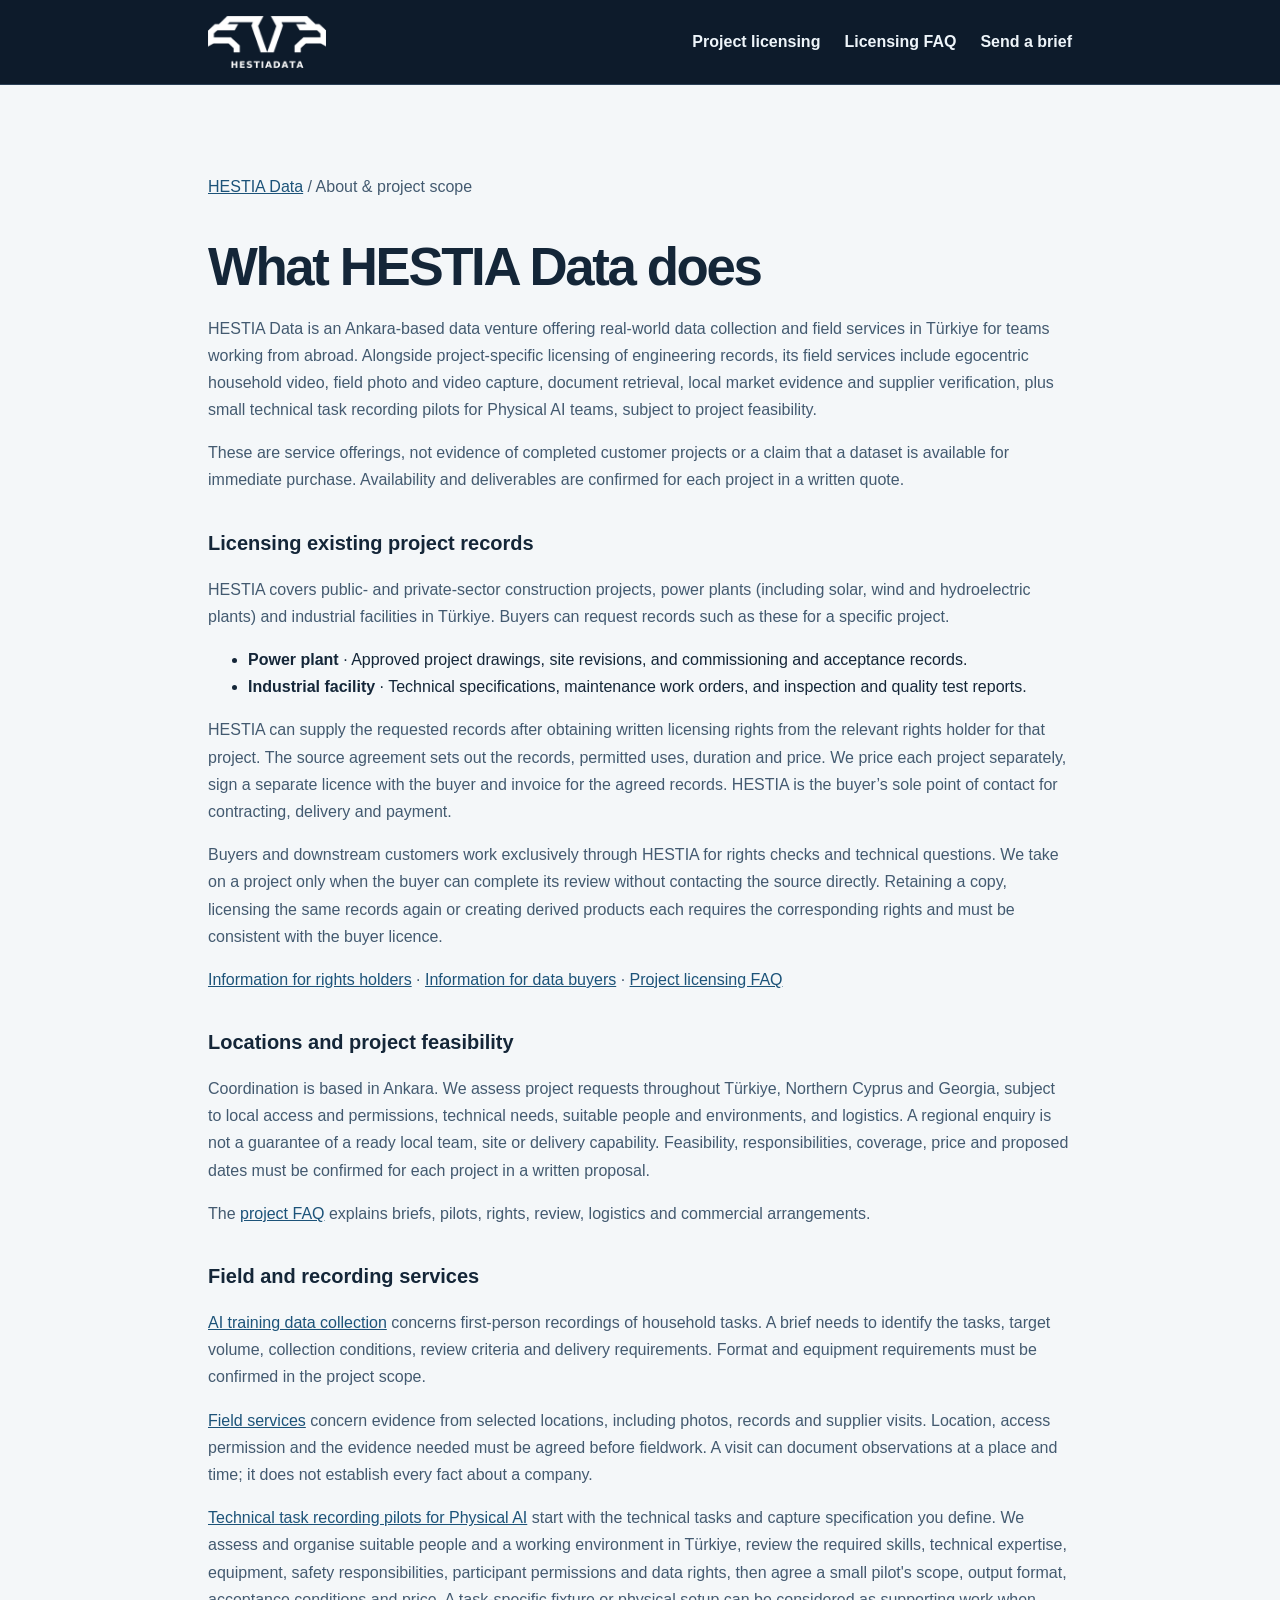
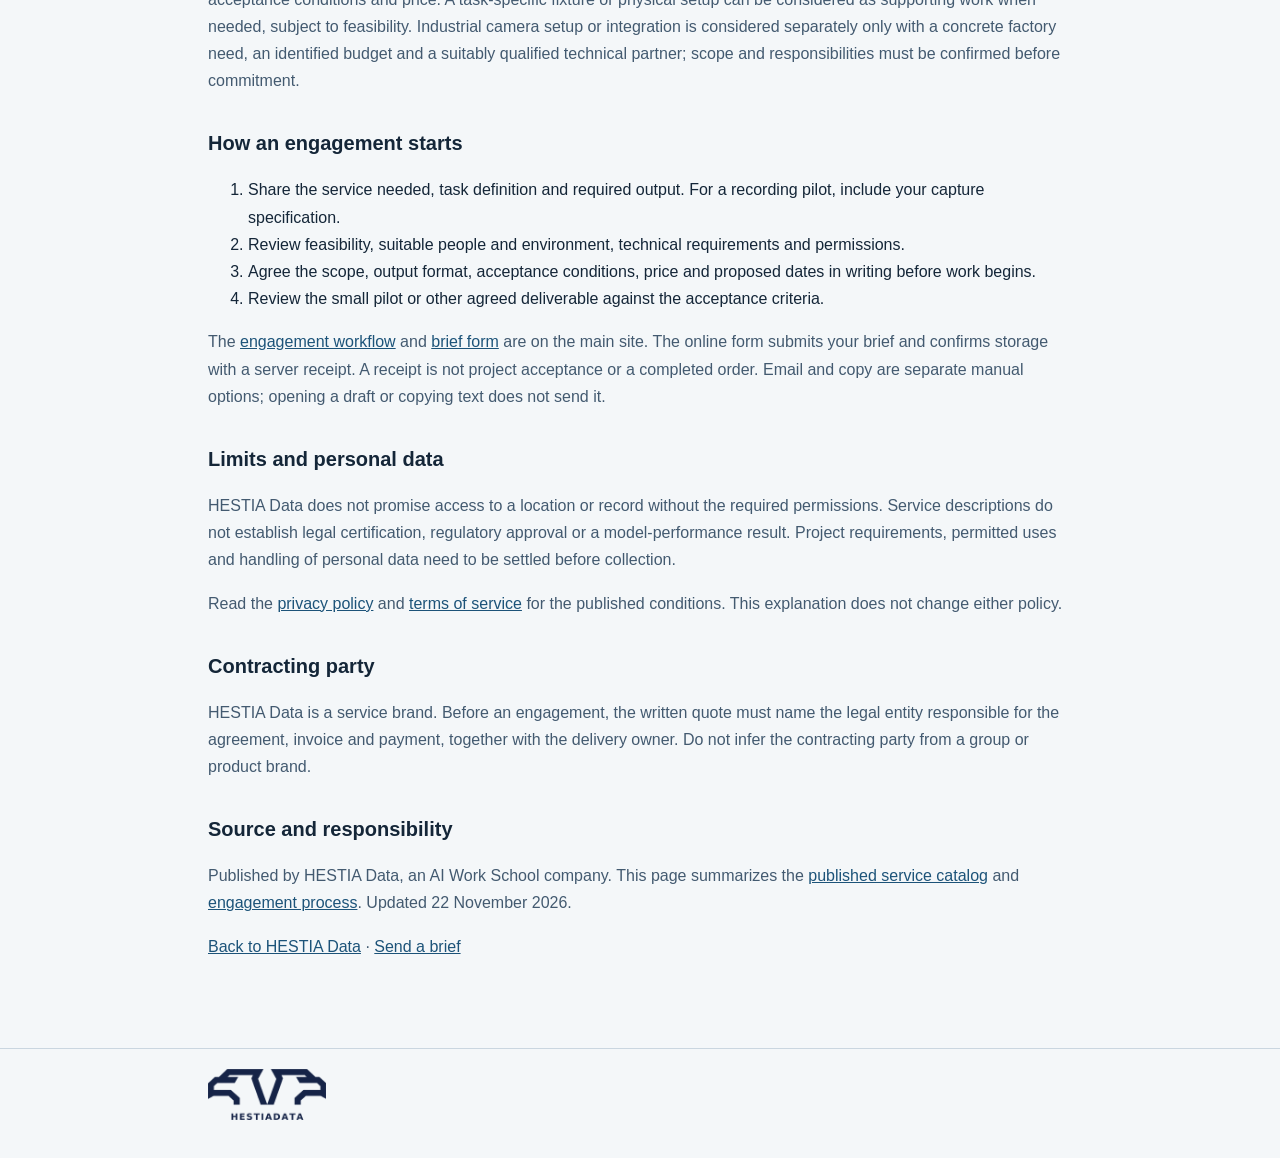
<file: about.html>
<!doctype html><html lang="en"><head><meta charset="utf-8"><meta name="viewport" content="width=device-width, initial-scale=1"><title>About HESTIA Data | Project Records and Field Services</title><meta name="description" content="How HESTIA Data licenses engineering records from public and private projects in Türkiye, verifies source rights and handles buyer contracts, delivery and payments."><link rel="canonical" href="https://hestiadata.net/about.html"><style>
  body{font-family:"Segoe UI",-apple-system,BlinkMacSystemFont,Roboto,Arial,sans-serif;background:#fffaf0;color:#24352e;line-height:1.7;max-width:760px;margin:0 auto;padding:48px 24px}
  a{color:#aa371e}
  h1{font-size:30px;margin-bottom:6px}
  h2{font-size:19px;margin:34px 0 8px;color:#aa371e}
  .muted{color:#52635b;font-size:14px}
  hr{border:0;border-top:1px solid #dccfc0;margin:40px 0}

.aws-brand{display:inline-flex;align-items:center;gap:7px;text-decoration:none;color:inherit}
.aws-brand i{display:inline-grid;place-items:center;width:22px;height:22px;border-radius:6px;background:#8b5cf6;color:#fff;font-style:normal;font-weight:800;font-size:13px;transition:transform .3s ease}
.aws-brand:hover i{transform:rotate(-12deg) scale(1.12)}

img{max-width:100%}h1{line-height:1.2}body{box-sizing:border-box}p,li{overflow-wrap:break-word}a:focus-visible{outline:3px solid #22705b;outline-offset:4px}p,li{overflow-wrap:break-word}body{box-sizing:border-box}h1{line-height:1.2}
</style><script type="application/ld+json">{"@context":"https://schema.org","@graph":[{"@type":"Organization","@id":"https://hestiadata.net/#org","name":"HESTIA Data","url":"https://hestiadata.net/","description":"Ankara-based provider of project-specific data licences, field services and data collection.","areaServed":{"@type":"Country","name":"Türkiye"},"parentOrganization":{"@type":"Organization","name":"AI Work School","url":"https://aiworkschool.com/"}},{"@type":"AboutPage","@id":"https://hestiadata.net/about.html#page","url":"https://hestiadata.net/about.html","name":"What HESTIA Data does: services, process and limits","about":{"@id":"https://hestiadata.net/#org"},"inLanguage":"en","dateModified":"2026-11-22","publisher":{"@id":"https://hestiadata.net/#org"}}]}</script><link rel="icon" type="image/png" href="/assets/brand/ai-work-school-mark-14825910.png" sizes="any">
<link rel="icon" type="image/png" href="/assets/brand/hestiadata-eagle-white.png" media="(prefers-color-scheme: dark)" sizes="any">
<link rel="stylesheet" href="/assets/brand/hestiadata-logo.css?v=20261120-full">
<link rel="stylesheet" href="/assets/hestia-site.css">
</head><body class="interior">
  <header class="site-header"><div class="wrap">
    <a class="site-brand" href="/" aria-label="HESTIA Data home"><img src="/assets/brand/hestiadata-beyaz-e77066fa.png" width="118" height="52" alt=""></a>
    <nav aria-label="Main navigation"><a href="/#archive-licensing">Project licensing</a><a href="/project-licensing-faq.html">Licensing FAQ</a><a href="/#contact">Send a brief</a></nav>
  </div></header>
  <main class="wrap about-copy"><p><a href="/">HESTIA Data</a> / About &amp; project scope</p>
<h1>What HESTIA Data does</h1>
<p>HESTIA Data is an Ankara-based data venture offering real-world data collection and field services in Türkiye for teams working from abroad. Alongside project-specific licensing of engineering records, its field services include egocentric household video, field photo and video capture, document retrieval, local market evidence and supplier verification, plus small technical task recording pilots for Physical AI teams, subject to project feasibility.</p>
<p>These are service offerings, not evidence of completed customer projects or a claim that a dataset is available for immediate purchase. Availability and deliverables are confirmed for each project in a written quote.</p>
<h2>Licensing existing project records</h2>
<p>HESTIA covers public- and private-sector construction projects, power plants (including solar, wind and hydroelectric plants) and industrial facilities in Türkiye. Buyers can request records such as these for a specific project.</p>
<ul>
  <li><strong>Power plant</strong> · Approved project drawings, site revisions, and commissioning and acceptance records.</li>
  <li><strong>Industrial facility</strong> · Technical specifications, maintenance work orders, and inspection and quality test reports.</li>
</ul>
<p>HESTIA can supply the requested records after obtaining written licensing rights from the relevant rights holder for that project. The source agreement sets out the records, permitted uses, duration and price. We price each project separately, sign a separate licence with the buyer and invoice for the agreed records. HESTIA is the buyer’s sole point of contact for contracting, delivery and payment.</p>
<p>Buyers and downstream customers work exclusively through HESTIA for rights checks and technical questions. We take on a project only when the buyer can complete its review without contacting the source directly. Retaining a copy, licensing the same records again or creating derived products each requires the corresponding rights and must be consistent with the buyer licence.</p>
<p><a href="/#archive-owners">Information for rights holders</a> · <a href="/#archive-buyers">Information for data buyers</a> · <a href="/project-licensing-faq.html">Project licensing FAQ</a></p>
<h2>Locations and project feasibility</h2><p>Coordination is based in Ankara. We assess project requests throughout Türkiye, Northern Cyprus and Georgia, subject to local access and permissions, technical needs, suitable people and environments, and logistics. A regional enquiry is not a guarantee of a ready local team, site or delivery capability. Feasibility, responsibilities, coverage, price and proposed dates must be confirmed for each project in a written proposal.</p><p>The <a href="/#faq">project FAQ</a> explains briefs, pilots, rights, review, logistics and commercial arrangements.</p>
<h2>Field and recording services</h2>
<p><a href="/#ai-data">AI training data collection</a> concerns first-person recordings of household tasks. A brief needs to identify the tasks, target volume, collection conditions, review criteria and delivery requirements. Format and equipment requirements must be confirmed in the project scope.</p>
<p><a href="/#field">Field services</a> concern evidence from selected locations, including photos, records and supplier visits. Location, access permission and the evidence needed must be agreed before fieldwork. A visit can document observations at a place and time; it does not establish every fact about a company.</p>
<p><a href="/#physical-ai">Technical task recording pilots for Physical AI</a> start with the technical tasks and capture specification you define. We assess and organise suitable people and a working environment in Türkiye, review the required skills, technical expertise, equipment, safety responsibilities, participant permissions and data rights, then agree a small pilot's scope, output format, acceptance conditions and price. A task-specific fixture or physical setup can be considered as supporting work when needed, subject to feasibility. Industrial camera setup or integration is considered separately only with a concrete factory need, an identified budget and a suitably qualified technical partner; scope and responsibilities must be confirmed before commitment.</p>
<h2>How an engagement starts</h2>
<ol><li>Share the service needed, task definition and required output. For a recording pilot, include your capture specification.</li><li>Review feasibility, suitable people and environment, technical requirements and permissions.</li><li>Agree the scope, output format, acceptance conditions, price and proposed dates in writing before work begins.</li><li>Review the small pilot or other agreed deliverable against the acceptance criteria.</li></ol>
<p>The <a href="/#process">engagement workflow</a> and <a href="/#contact">brief form</a> are on the main site. The online form submits your brief and confirms storage with a server receipt. A receipt is not project acceptance or a completed order. Email and copy are separate manual options; opening a draft or copying text does not send it.</p>
<h2>Limits and personal data</h2>
<p>HESTIA Data does not promise access to a location or record without the required permissions. Service descriptions do not establish legal certification, regulatory approval or a model-performance result. Project requirements, permitted uses and handling of personal data need to be settled before collection.</p>
<p>Read the <a href="/privacy.html">privacy policy</a> and <a href="/terms.html">terms of service</a> for the published conditions. This explanation does not change either policy.</p>
<h2>Contracting party</h2><p>HESTIA Data is a service brand. Before an engagement, the written quote must name the legal entity responsible for the agreement, invoice and payment, together with the delivery owner. Do not infer the contracting party from a group or product brand.</p><h2>Source and responsibility</h2>
<p>Published by HESTIA Data, an AI Work School company. This page summarizes the <a href="/">published service catalog</a> and <a href="/#process">engagement process</a>. Updated <time datetime="2026-11-22">22 November 2026</time>.</p>
<p><a href="/">Back to HESTIA Data</a> · <a href="/#contact">Send a brief</a></p></main><footer class="aw-brand-footer"><div class="wrap"><a class="aw-footer-brand" href="/" aria-label="HestiaData home"><picture><source media="(prefers-color-scheme: dark)" srcset="/assets/brand/hestiadata-beyaz-e77066fa.png"><img src="/assets/brand/hestiadata-lacivert-e83fd915.png" width="118" height="52" alt=""></picture></a></div></footer>
</body></html>
</file>
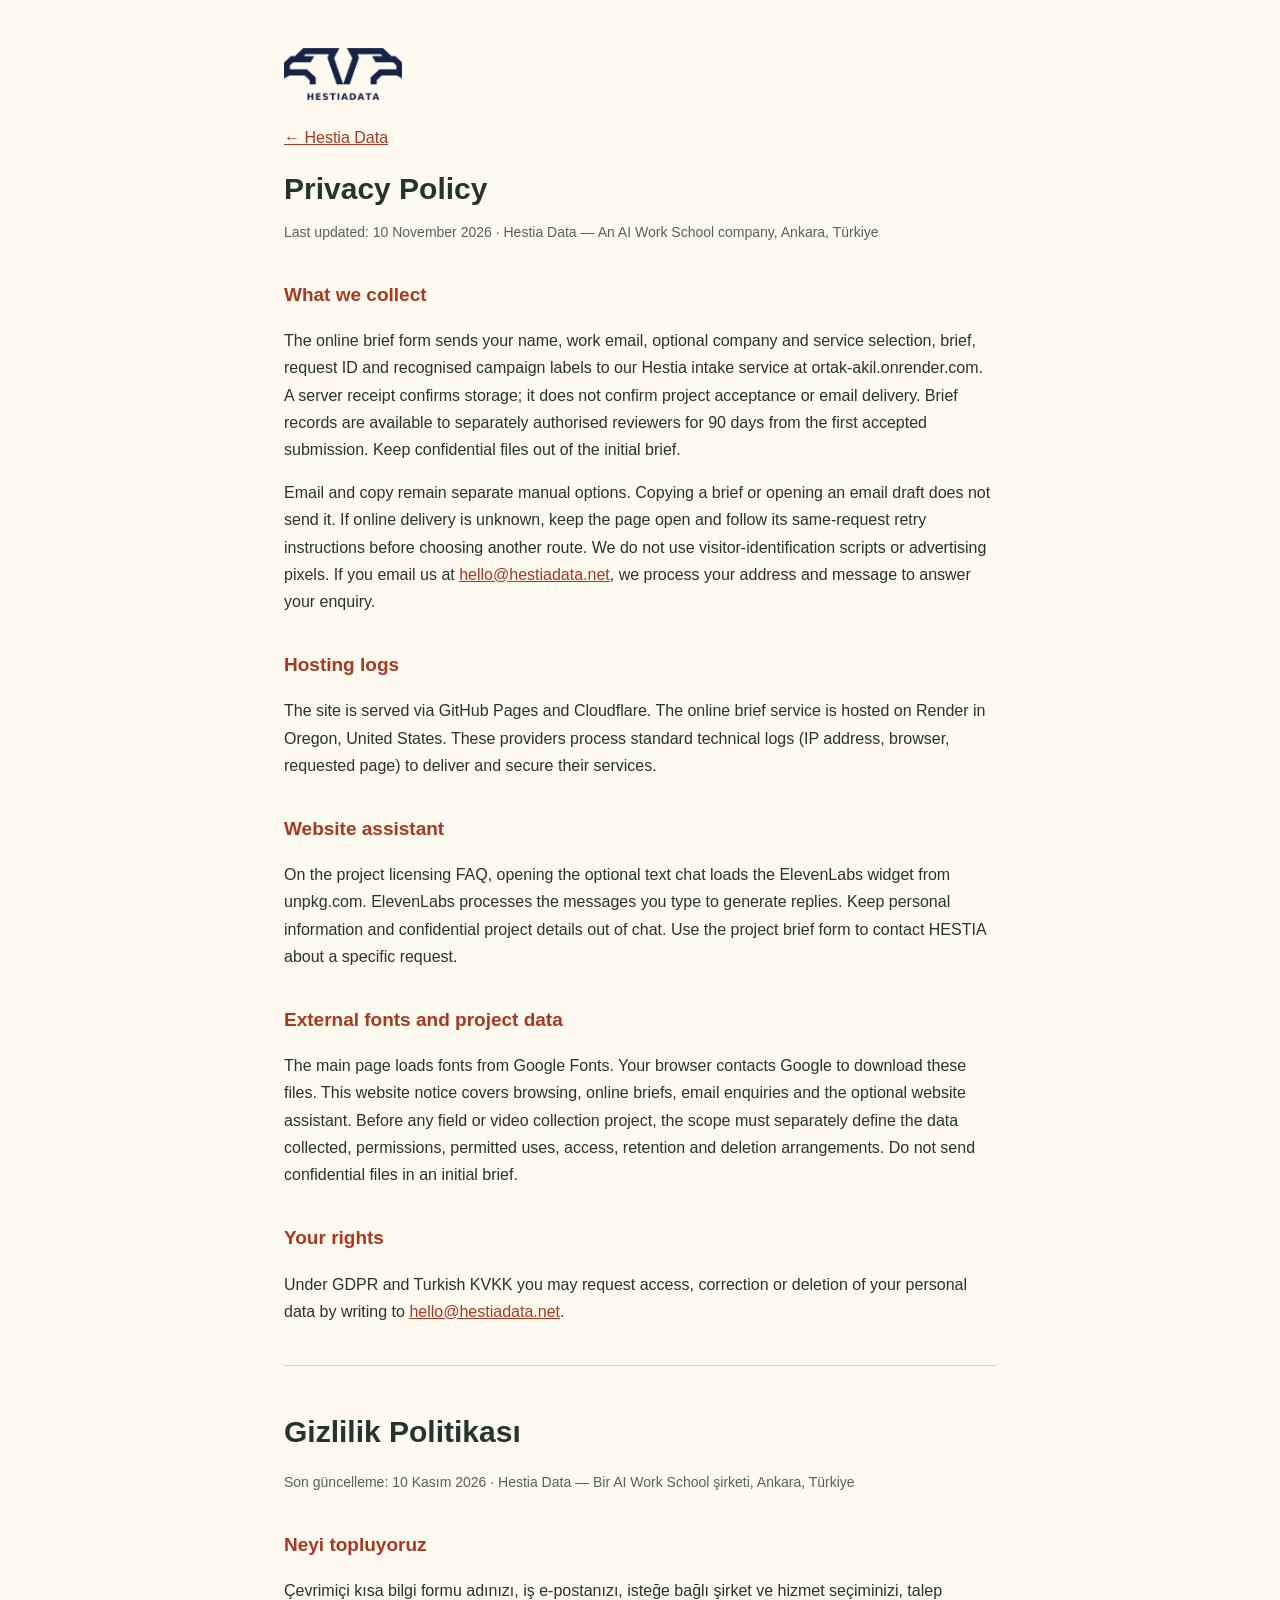
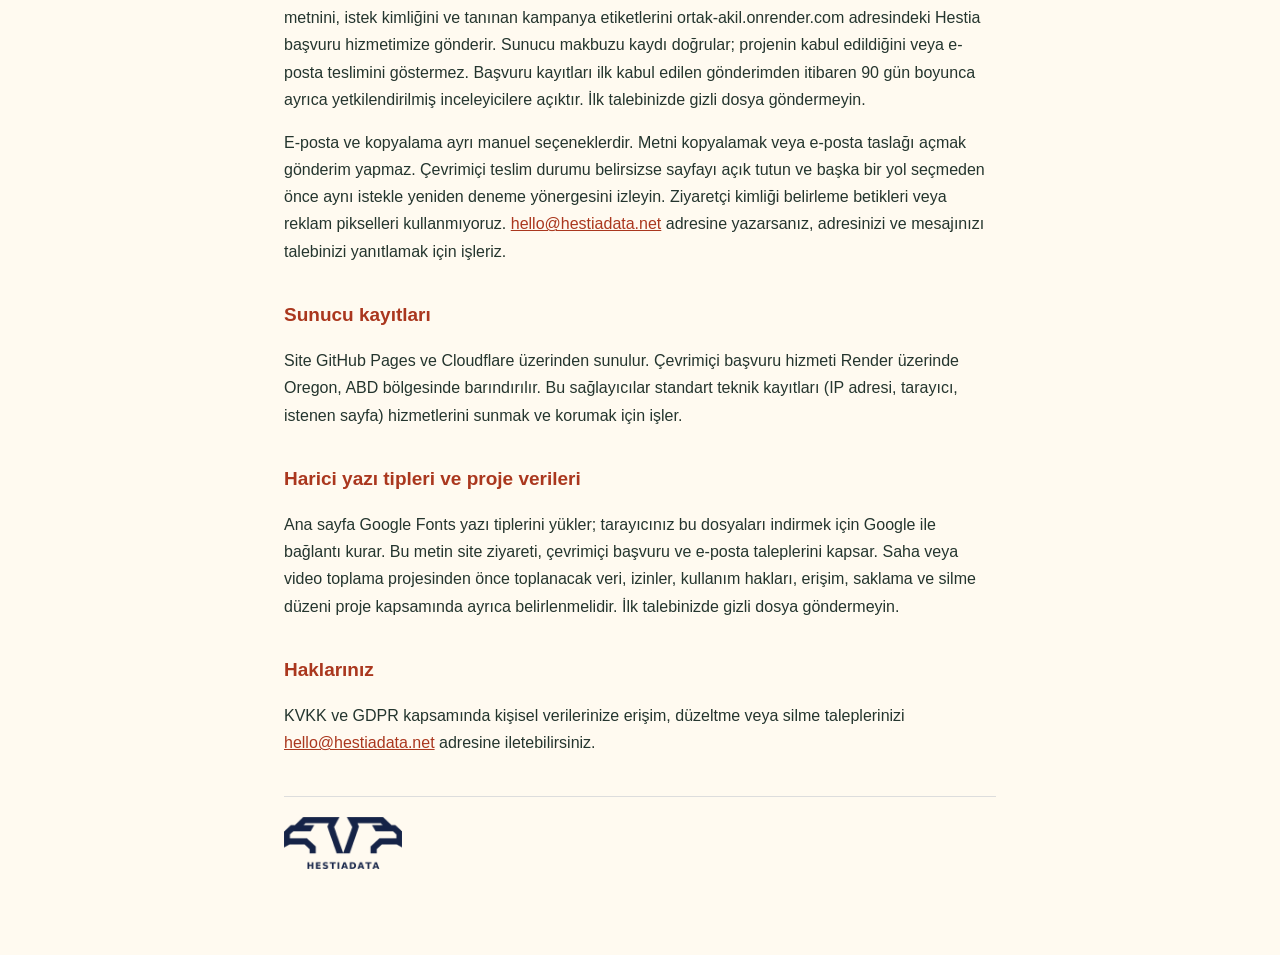
<file: privacy.html>
<!DOCTYPE html>
<html lang="en">
<head>
<meta charset="UTF-8">
<meta name="viewport" content="width=device-width, initial-scale=1.0">
<title>Privacy Policy | Hestia Data Field Services</title><meta name="description" content="Hestia Data website privacy: online briefs, email enquiries, the optional website assistant, hosting logs, external fonts and contact details. Project data handling is defined separately.">
<link rel="canonical" href="https://hestiadata.net/privacy.html">
<style>
  body{font-family:"Segoe UI",-apple-system,BlinkMacSystemFont,Roboto,Arial,sans-serif;background:#fffaf0;color:#24352e;line-height:1.7;max-width:760px;margin:0 auto;padding:48px 24px}
  a{color:#aa371e}
  h1{font-size:30px;margin-bottom:6px}
  h2{font-size:19px;margin:34px 0 8px;color:#aa371e}
  .muted{color:#52635b;font-size:14px}
  hr{border:0;border-top:1px solid #dccfc0;margin:40px 0}

.aws-brand{display:inline-flex;align-items:center;gap:7px;text-decoration:none;color:inherit}
.aws-brand i{display:inline-grid;place-items:center;width:22px;height:22px;border-radius:6px;background:#8b5cf6;color:#fff;font-style:normal;font-weight:800;font-size:13px;transition:transform .3s ease}
.aws-brand:hover i{transform:rotate(-12deg) scale(1.12)}
a:focus-visible{outline:3px solid #22705b;outline-offset:4px}p,li{overflow-wrap:break-word}body{box-sizing:border-box}h1{line-height:1.2}
</style>
<link rel="icon" type="image/png" href="/assets/brand/ai-work-school-mark-14825910.png" sizes="any">
<link rel="icon" type="image/png" href="/assets/brand/hestiadata-eagle-white.png" media="(prefers-color-scheme: dark)" sizes="any">
<link rel="stylesheet" href="/assets/brand/hestiadata-logo.css?v=20261120-full">
</head>
<body><a class="site-brand" href="/" aria-label="HestiaData home"><img src="/assets/brand/hestiadata-lacivert-e83fd915.png" width="118" height="52" alt=""></a>
<p><a href="/">← Hestia Data</a></p>
<h1>Privacy Policy</h1>
<p class="muted">Last updated: 10 November 2026 · Hestia Data — An AI Work School company, Ankara, Türkiye</p>

<h2>What we collect</h2>
<p>The online brief form sends your name, work email, optional company and service selection, brief, request ID and recognised campaign labels to our Hestia intake service at ortak-akil.onrender.com. A server receipt confirms storage; it does not confirm project acceptance or email delivery. Brief records are available to separately authorised reviewers for 90 days from the first accepted submission. Keep confidential files out of the initial brief.</p>
<p>Email and copy remain separate manual options. Copying a brief or opening an email draft does not send it. If online delivery is unknown, keep the page open and follow its same-request retry instructions before choosing another route. We do not use visitor-identification scripts or advertising pixels. If you email us at <a href="mailto:hello@hestiadata.net">hello@hestiadata.net</a>, we process your address and message to answer your enquiry.</p>

<h2>Hosting logs</h2>
<p>The site is served via GitHub Pages and Cloudflare. The online brief service is hosted on Render in Oregon, United States. These providers process standard technical logs (IP address, browser, requested page) to deliver and secure their services.</p>

<h2 id="website-assistant">Website assistant</h2>
<p>On the project licensing FAQ, opening the optional text chat loads the ElevenLabs widget from unpkg.com. ElevenLabs processes the messages you type to generate replies. Keep personal information and confidential project details out of chat. Use the project brief form to contact HESTIA about a specific request.</p>
<h2>External fonts and project data</h2>
<p>The main page loads fonts from Google Fonts. Your browser contacts Google to download these files. This website notice covers browsing, online briefs, email enquiries and the optional website assistant. Before any field or video collection project, the scope must separately define the data collected, permissions, permitted uses, access, retention and deletion arrangements. Do not send confidential files in an initial brief.</p>

<h2>Your rights</h2>
<p>Under GDPR and Turkish KVKK you may request access, correction or deletion of your personal data by writing to <a href="mailto:hello@hestiadata.net">hello@hestiadata.net</a>.</p>

<hr>
<h2 style="font-size:30px;margin-bottom:6px;color:#24352e">Gizlilik Politikası</h2>
<p class="muted">Son güncelleme: 10 Kasım 2026 · Hestia Data — Bir AI Work School şirketi, Ankara, Türkiye</p>

<h2>Neyi topluyoruz</h2>
<p>Çevrimiçi kısa bilgi formu adınızı, iş e-postanızı, isteğe bağlı şirket ve hizmet seçiminizi, talep metnini, istek kimliğini ve tanınan kampanya etiketlerini ortak-akil.onrender.com adresindeki Hestia başvuru hizmetimize gönderir. Sunucu makbuzu kaydı doğrular; projenin kabul edildiğini veya e-posta teslimini göstermez. Başvuru kayıtları ilk kabul edilen gönderimden itibaren 90 gün boyunca ayrıca yetkilendirilmiş inceleyicilere açıktır. İlk talebinizde gizli dosya göndermeyin.</p>
<p>E-posta ve kopyalama ayrı manuel seçeneklerdir. Metni kopyalamak veya e-posta taslağı açmak gönderim yapmaz. Çevrimiçi teslim durumu belirsizse sayfayı açık tutun ve başka bir yol seçmeden önce aynı istekle yeniden deneme yönergesini izleyin. Ziyaretçi kimliği belirleme betikleri veya reklam pikselleri kullanmıyoruz. <a href="mailto:hello@hestiadata.net">hello@hestiadata.net</a> adresine yazarsanız, adresinizi ve mesajınızı talebinizi yanıtlamak için işleriz.</p>

<h2>Sunucu kayıtları</h2>
<p>Site GitHub Pages ve Cloudflare üzerinden sunulur. Çevrimiçi başvuru hizmeti Render üzerinde Oregon, ABD bölgesinde barındırılır. Bu sağlayıcılar standart teknik kayıtları (IP adresi, tarayıcı, istenen sayfa) hizmetlerini sunmak ve korumak için işler.</p>

<h2>Harici yazı tipleri ve proje verileri</h2>
<p>Ana sayfa Google Fonts yazı tiplerini yükler; tarayıcınız bu dosyaları indirmek için Google ile bağlantı kurar. Bu metin site ziyareti, çevrimiçi başvuru ve e-posta taleplerini kapsar. Saha veya video toplama projesinden önce toplanacak veri, izinler, kullanım hakları, erişim, saklama ve silme düzeni proje kapsamında ayrıca belirlenmelidir. İlk talebinizde gizli dosya göndermeyin.</p>

<h2>Haklarınız</h2>
<p>KVKK ve GDPR kapsamında kişisel verilerinize erişim, düzeltme veya silme taleplerinizi <a href="mailto:hello@hestiadata.net">hello@hestiadata.net</a> adresine iletebilirsiniz.</p>
<footer class="aw-brand-footer"><a class="aw-footer-brand" href="/" aria-label="HestiaData home"><picture><source media="(prefers-color-scheme: dark)" srcset="/assets/brand/hestiadata-beyaz-e77066fa.png"><img src="/assets/brand/hestiadata-lacivert-e83fd915.png" width="118" height="52" alt=""></picture></a></footer>
</body>
</html>
</file>
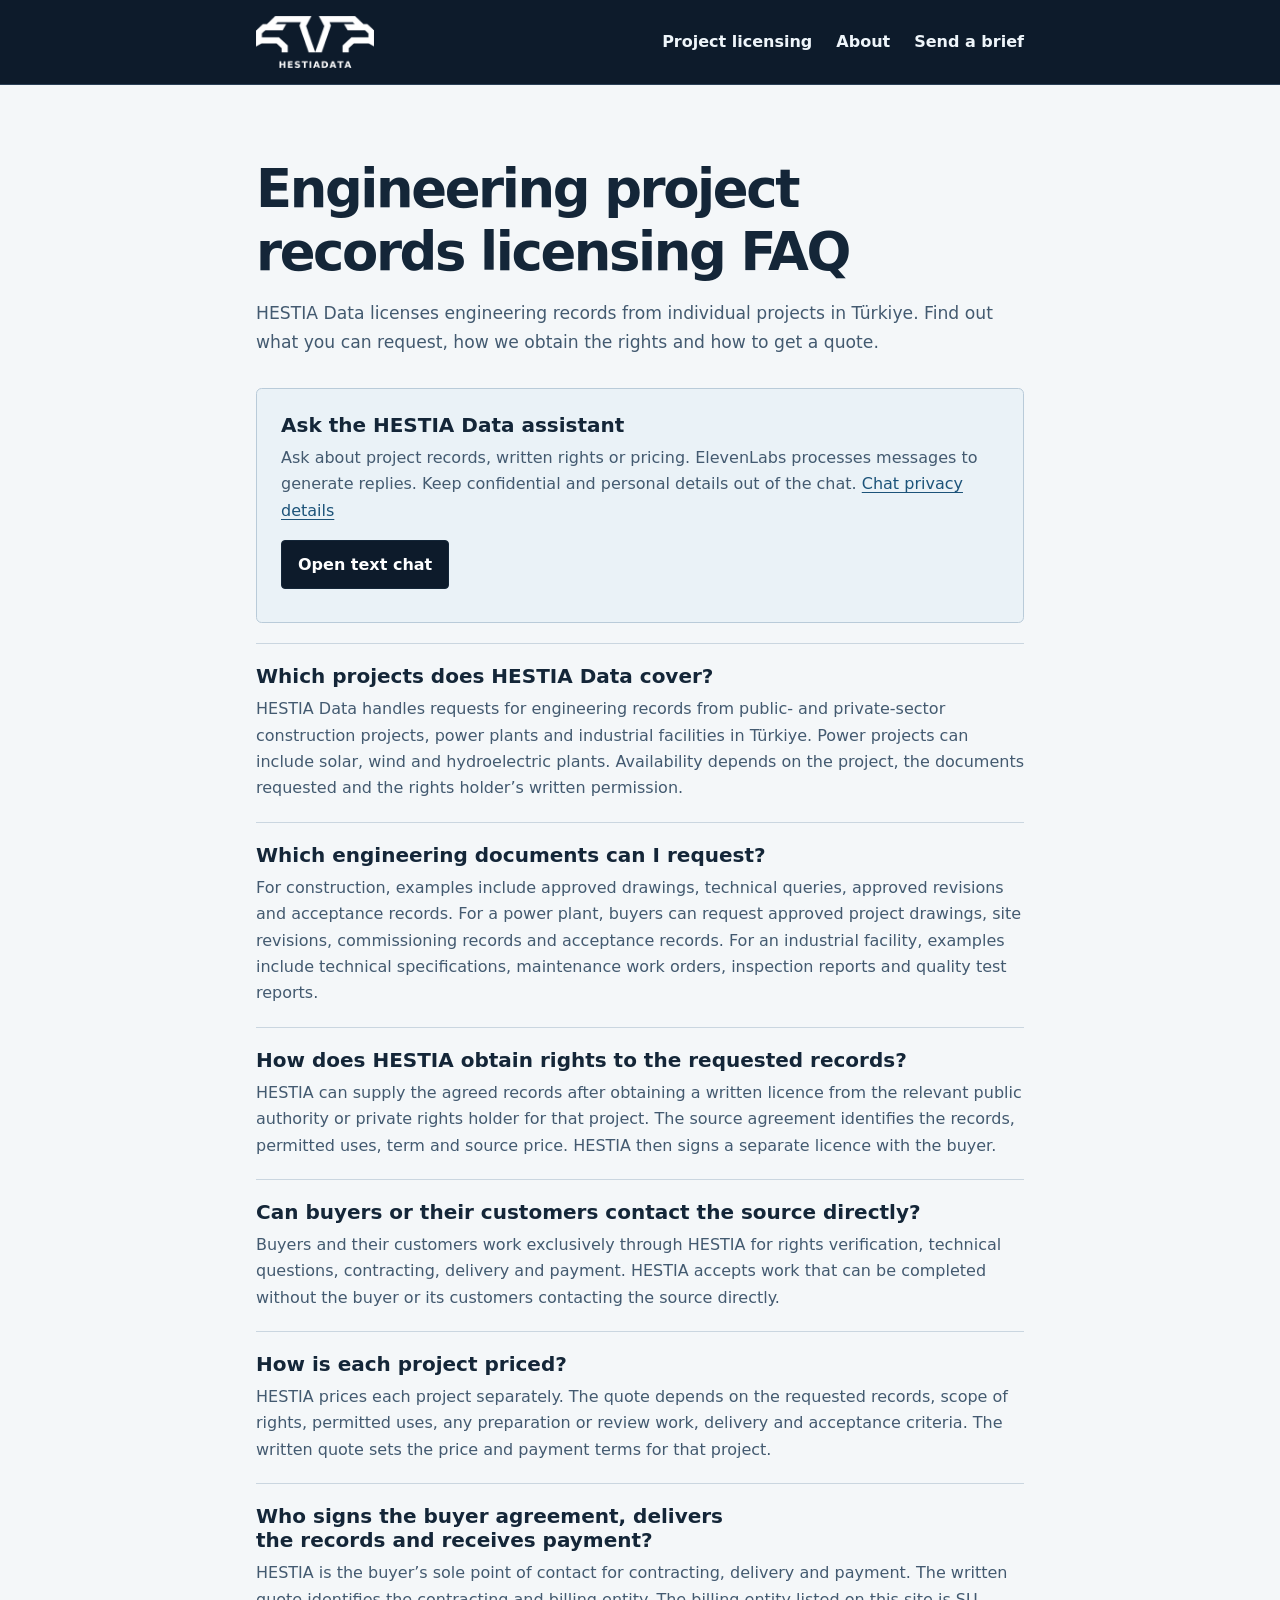
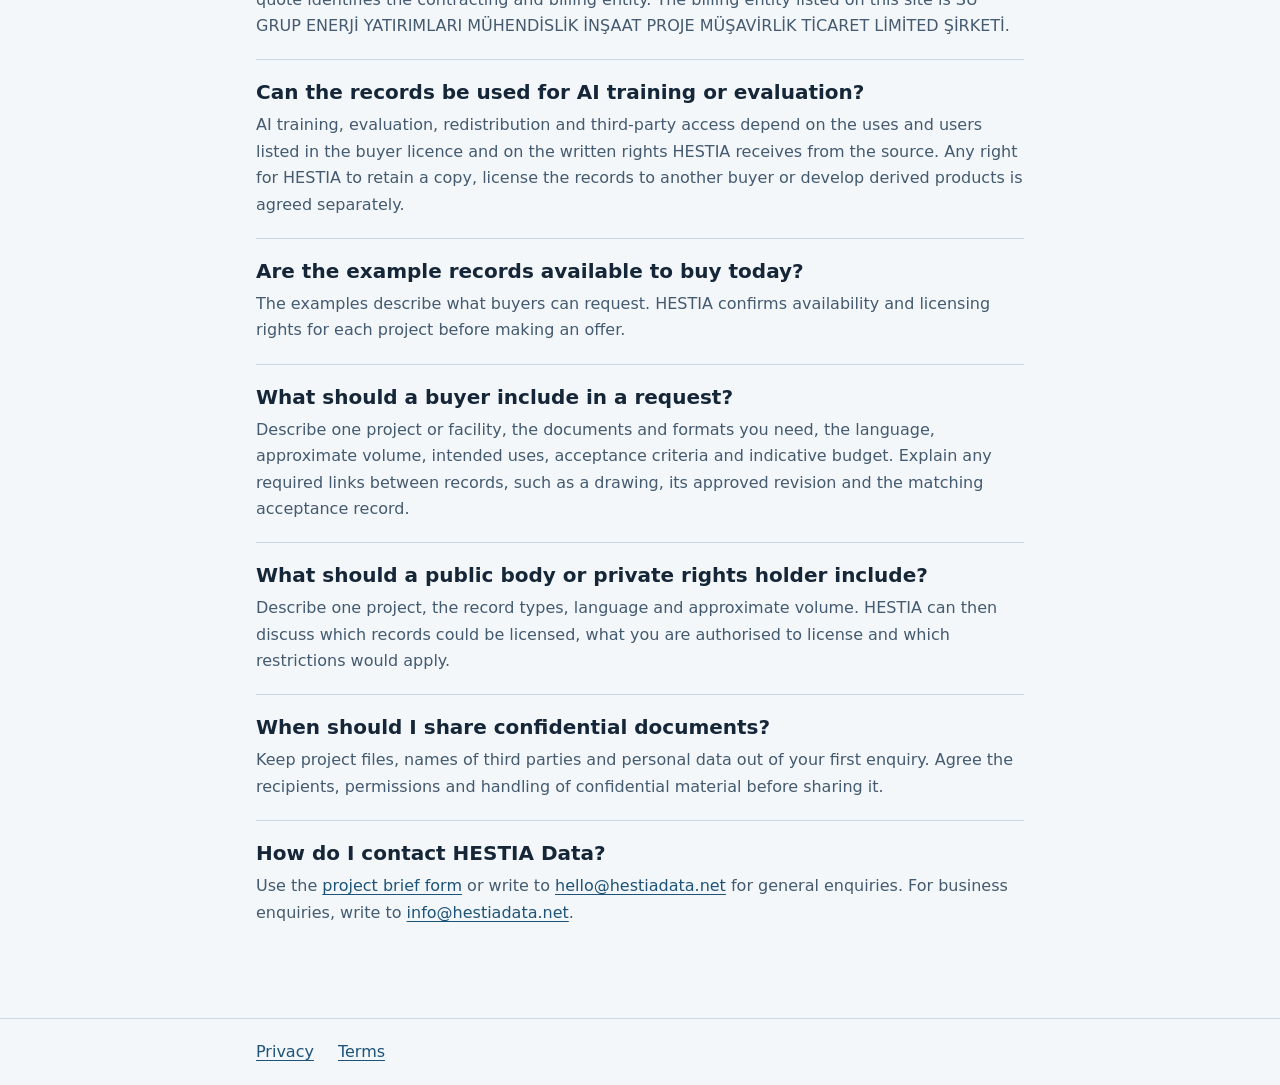
<file: project-licensing-faq.html>
<!doctype html>
<html lang="en">
<head>
  <meta charset="utf-8">
  <meta name="viewport" content="width=device-width, initial-scale=1">
  <title>Engineering Project Records Licensing FAQ | HESTIA Data</title>
  <meta name="description" content="Learn which engineering records HESTIA Data can license from construction projects, power plants and industrial facilities in Türkiye, and how to request a quote.">
  <link rel="canonical" href="https://hestiadata.net/project-licensing-faq.html">
  <meta property="og:type" content="website">
  <meta property="og:title" content="Engineering Project Records Licensing FAQ | HESTIA Data">
  <meta property="og:description" content="Learn which engineering records HESTIA Data can license from construction projects, power plants and industrial facilities in Türkiye, and how to request a quote.">
  <meta property="og:url" content="https://hestiadata.net/project-licensing-faq.html">
  <link rel="icon" type="image/png" href="/assets/brand/hestiadata-eagle-white.png">
  <script type="application/ld+json">{"@context":"https://schema.org","@type":"FAQPage","@id":"https://hestiadata.net/project-licensing-faq.html#page","url":"https://hestiadata.net/project-licensing-faq.html","name":"Engineering Project Records Licensing FAQ | HESTIA Data","inLanguage":"en","dateModified":"2026-11-22","publisher":{"@id":"https://hestiadata.net/#org"},"mainEntity":[{"@type":"Question","@id":"https://hestiadata.net/project-licensing-faq.html#project-scope","name":"Which projects does HESTIA Data cover?","acceptedAnswer":{"@type":"Answer","text":"HESTIA Data handles requests for engineering records from public- and private-sector construction projects, power plants and industrial facilities in Türkiye. Power projects can include solar, wind and hydroelectric plants. Availability depends on the project, the documents requested and the rights holder’s written permission."}},{"@type":"Question","@id":"https://hestiadata.net/project-licensing-faq.html#document-types","name":"Which engineering documents can I request?","acceptedAnswer":{"@type":"Answer","text":"For construction, examples include approved drawings, technical queries, approved revisions and acceptance records. For a power plant, buyers can request approved project drawings, site revisions, commissioning records and acceptance records. For an industrial facility, examples include technical specifications, maintenance work orders, inspection reports and quality test reports."}},{"@type":"Question","@id":"https://hestiadata.net/project-licensing-faq.html#written-rights","name":"How does HESTIA obtain rights to the requested records?","acceptedAnswer":{"@type":"Answer","text":"HESTIA can supply the agreed records after obtaining a written licence from the relevant public authority or private rights holder for that project. The source agreement identifies the records, permitted uses, term and source price. HESTIA then signs a separate licence with the buyer."}},{"@type":"Question","@id":"https://hestiadata.net/project-licensing-faq.html#source-contact","name":"Can buyers or their customers contact the source directly?","acceptedAnswer":{"@type":"Answer","text":"Buyers and their customers work exclusively through HESTIA for rights verification, technical questions, contracting, delivery and payment. HESTIA accepts work that can be completed without the buyer or its customers contacting the source directly."}},{"@type":"Question","@id":"https://hestiadata.net/project-licensing-faq.html#pricing","name":"How is each project priced?","acceptedAnswer":{"@type":"Answer","text":"HESTIA prices each project separately. The quote depends on the requested records, scope of rights, permitted uses, any preparation or review work, delivery and acceptance criteria. The written quote sets the price and payment terms for that project."}},{"@type":"Question","@id":"https://hestiadata.net/project-licensing-faq.html#billing-and-delivery","name":"Who signs the buyer agreement, delivers the records and receives payment?","acceptedAnswer":{"@type":"Answer","text":"HESTIA is the buyer’s sole point of contact for contracting, delivery and payment. The written quote identifies the contracting and billing entity. The billing entity listed on this site is SU GRUP ENERJİ YATIRIMLARI MÜHENDİSLİK İNŞAAT PROJE MÜŞAVİRLİK TİCARET LİMİTED ŞİRKETİ."}},{"@type":"Question","@id":"https://hestiadata.net/project-licensing-faq.html#permitted-uses","name":"Can the records be used for AI training or evaluation?","acceptedAnswer":{"@type":"Answer","text":"AI training, evaluation, redistribution and third-party access depend on the uses and users listed in the buyer licence and on the written rights HESTIA receives from the source. Any right for HESTIA to retain a copy, license the records to another buyer or develop derived products is agreed separately."}},{"@type":"Question","@id":"https://hestiadata.net/project-licensing-faq.html#availability","name":"Are the example records available to buy today?","acceptedAnswer":{"@type":"Answer","text":"The examples describe what buyers can request. HESTIA confirms availability and licensing rights for each project before making an offer."}},{"@type":"Question","@id":"https://hestiadata.net/project-licensing-faq.html#buyer-brief","name":"What should a buyer include in a request?","acceptedAnswer":{"@type":"Answer","text":"Describe one project or facility, the documents and formats you need, the language, approximate volume, intended uses, acceptance criteria and indicative budget. Explain any required links between records, such as a drawing, its approved revision and the matching acceptance record."}},{"@type":"Question","@id":"https://hestiadata.net/project-licensing-faq.html#rights-holder-brief","name":"What should a public body or private rights holder include?","acceptedAnswer":{"@type":"Answer","text":"Describe one project, the record types, language and approximate volume. HESTIA can then discuss which records could be licensed, what you are authorised to license and which restrictions would apply."}},{"@type":"Question","@id":"https://hestiadata.net/project-licensing-faq.html#confidentiality","name":"When should I share confidential documents?","acceptedAnswer":{"@type":"Answer","text":"Keep project files, names of third parties and personal data out of your first enquiry. Agree the recipients, permissions and handling of confidential material before sharing it."}},{"@type":"Question","@id":"https://hestiadata.net/project-licensing-faq.html#contact","name":"How do I contact HESTIA Data?","acceptedAnswer":{"@type":"Answer","text":"Use the project brief form or write to hello@hestiadata.net for general enquiries. For business enquiries, write to info@hestiadata.net."}}]}</script>
  <style>
    :root{color-scheme:light;--ink:#1c352d;--muted:#435c50;--paper:#fffaf0;--line:#cccfb8;--link:#9b341f}
    *{box-sizing:border-box}
    body{margin:0;background:var(--paper);color:var(--ink);font:1rem/1.65 system-ui,sans-serif}
    .wrap{max-width:54rem;margin:auto;padding-inline:clamp(1.25rem,5vw,3rem)}
    header,footer{border-block-end:1px solid var(--line);padding-block:1.25rem}
    header .wrap,nav{display:flex;align-items:center;flex-wrap:wrap;gap:.75rem 1.5rem}
    header .wrap{justify-content:space-between}
    header img{display:block;width:118px;height:auto}
    a{color:var(--link);text-underline-offset:.2em}
    a:focus-visible{outline:3px solid #22705b;outline-offset:4px}
    main{padding-block:clamp(2.25rem,6vw,4.5rem)}
    h1,h2{line-height:1.2;text-wrap:balance}
    h1{font-size:clamp(2rem,5vw,3.3rem);margin:0 0 1rem}
    h2{font-size:1.25rem;margin:0 0 .5rem}
    p{margin:0;color:var(--muted)}
    article>p{font-size:1.075rem;margin-bottom:2rem}
    section{padding-block:1.25rem;border-block-start:1px solid var(--line);scroll-margin-top:1.5rem}
    #licensing-assistant{margin-block-end:1.25rem}
    #licensing-assistant button{margin-block:1rem .55rem;padding:.65rem 1rem;border:1px solid var(--ink);border-radius:.4rem;background:var(--ink);color:#fff;cursor:pointer;font:inherit;font-weight:650}
    #licensing-assistant button:disabled{opacity:.65;cursor:wait}
    #licensing-assistant button:focus-visible{outline:3px solid #22705b;outline-offset:4px}
    #licensing-chat-panel:not([hidden]){margin-block-start:1rem}
    #licensing-chat-panel elevenlabs-convai{display:block;min-height:23rem}
    footer{border-block-start:1px solid var(--line);border-block-end:0}
    .skip-link{position:absolute;inset-block-start:.5rem;inset-inline-start:.5rem;background:var(--paper);padding:.5rem;transform:translateY(-200%)}
    .skip-link:focus{transform:none}
  </style>
<link rel="stylesheet" href="/assets/hestia-site.css">
</head>
<body class="interior">
  <a class="skip-link" href="#content">Skip to content</a>
  <header class="site-header"><div class="wrap">
    <a href="/" aria-label="HESTIA Data home"><img src="/assets/brand/hestiadata-beyaz-e77066fa.png" width="118" height="52" alt=""></a>
    <nav aria-label="Main navigation"><a href="/#archive-licensing">Project licensing</a><a href="/about.html">About</a><a href="/#contact">Send a brief</a></nav>
  </div></header>
  <main class="wrap" id="content">
    <article aria-labelledby="faq-title">
      <h1 id="faq-title">Engineering project records licensing FAQ</h1>
      <p>HESTIA Data licenses engineering records from individual projects in Türkiye. Find out what you can request, how we obtain the rights and how to get a quote.</p>
      <section id="licensing-assistant" aria-labelledby="licensing-assistant-heading">
        <h2 id="licensing-assistant-heading">Ask the HESTIA Data assistant</h2>
        <p>Ask about project records, written rights or pricing. ElevenLabs processes messages to generate replies. Keep confidential and personal details out of the chat. <a href="/privacy.html#website-assistant">Chat privacy details</a></p>
        <button type="button" id="open-licensing-chat" aria-controls="licensing-chat-panel" hidden>Open text chat</button>
        <p id="licensing-chat-status" role="status"></p>
        <div id="licensing-chat-panel" role="region" aria-label="HESTIA licensing chat" tabindex="-1" hidden></div>
      </section>
      <section id="project-scope" aria-labelledby="project-scope-heading">
        <h2 id="project-scope-heading">Which projects does HESTIA Data cover?</h2>
        <p>HESTIA Data handles requests for engineering records from public- and private-sector construction projects, power plants and industrial facilities in Türkiye. Power projects can include solar, wind and hydroelectric plants. Availability depends on the project, the documents requested and the rights holder’s written permission.</p>
      </section>
      <section id="document-types" aria-labelledby="document-types-heading">
        <h2 id="document-types-heading">Which engineering documents can I request?</h2>
        <p>For construction, examples include approved drawings, technical queries, approved revisions and acceptance records. For a power plant, buyers can request approved project drawings, site revisions, commissioning records and acceptance records. For an industrial facility, examples include technical specifications, maintenance work orders, inspection reports and quality test reports.</p>
      </section>
      <section id="written-rights" aria-labelledby="written-rights-heading">
        <h2 id="written-rights-heading">How does HESTIA obtain rights to the requested records?</h2>
        <p>HESTIA can supply the agreed records after obtaining a written licence from the relevant public authority or private rights holder for that project. The source agreement identifies the records, permitted uses, term and source price. HESTIA then signs a separate licence with the buyer.</p>
      </section>
      <section id="source-contact" aria-labelledby="source-contact-heading">
        <h2 id="source-contact-heading">Can buyers or their customers contact the source directly?</h2>
        <p>Buyers and their customers work exclusively through HESTIA for rights verification, technical questions, contracting, delivery and payment. HESTIA accepts work that can be completed without the buyer or its customers contacting the source directly.</p>
      </section>
      <section id="pricing" aria-labelledby="pricing-heading">
        <h2 id="pricing-heading">How is each project priced?</h2>
        <p>HESTIA prices each project separately. The quote depends on the requested records, scope of rights, permitted uses, any preparation or review work, delivery and acceptance criteria. The written quote sets the price and payment terms for that project.</p>
      </section>
      <section id="billing-and-delivery" aria-labelledby="billing-and-delivery-heading">
        <h2 id="billing-and-delivery-heading">Who signs the buyer agreement, delivers the records and receives payment?</h2>
        <p>HESTIA is the buyer’s sole point of contact for contracting, delivery and payment. The written quote identifies the contracting and billing entity. The billing entity listed on this site is SU GRUP ENERJİ YATIRIMLARI MÜHENDİSLİK İNŞAAT PROJE MÜŞAVİRLİK TİCARET LİMİTED ŞİRKETİ.</p>
      </section>
      <section id="permitted-uses" aria-labelledby="permitted-uses-heading">
        <h2 id="permitted-uses-heading">Can the records be used for AI training or evaluation?</h2>
        <p>AI training, evaluation, redistribution and third-party access depend on the uses and users listed in the buyer licence and on the written rights HESTIA receives from the source. Any right for HESTIA to retain a copy, license the records to another buyer or develop derived products is agreed separately.</p>
      </section>
      <section id="availability" aria-labelledby="availability-heading">
        <h2 id="availability-heading">Are the example records available to buy today?</h2>
        <p>The examples describe what buyers can request. HESTIA confirms availability and licensing rights for each project before making an offer.</p>
      </section>
      <section id="buyer-brief" aria-labelledby="buyer-brief-heading">
        <h2 id="buyer-brief-heading">What should a buyer include in a request?</h2>
        <p>Describe one project or facility, the documents and formats you need, the language, approximate volume, intended uses, acceptance criteria and indicative budget. Explain any required links between records, such as a drawing, its approved revision and the matching acceptance record.</p>
      </section>
      <section id="rights-holder-brief" aria-labelledby="rights-holder-brief-heading">
        <h2 id="rights-holder-brief-heading">What should a public body or private rights holder include?</h2>
        <p>Describe one project, the record types, language and approximate volume. HESTIA can then discuss which records could be licensed, what you are authorised to license and which restrictions would apply.</p>
      </section>
      <section id="confidentiality" aria-labelledby="confidentiality-heading">
        <h2 id="confidentiality-heading">When should I share confidential documents?</h2>
        <p>Keep project files, names of third parties and personal data out of your first enquiry. Agree the recipients, permissions and handling of confidential material before sharing it.</p>
      </section>
      <section id="contact" aria-labelledby="contact-heading">
        <h2 id="contact-heading">How do I contact HESTIA Data?</h2>
        <p>Use the <a href="/#contact">project brief form</a> or write to <a href="mailto:hello@hestiadata.net">hello@hestiadata.net</a> for general enquiries. For business enquiries, write to <a href="mailto:info@hestiadata.net">info@hestiadata.net</a>.</p>
      </section>
    </article>
  </main>
  <footer><div class="wrap"><nav aria-label="Site information"><a href="/privacy.html">Privacy</a><a href="/terms.html">Terms</a></nav></div></footer>
  <script>
    (() => {
      const button = document.getElementById('open-licensing-chat');
      const panel = document.getElementById('licensing-chat-panel');
      const status = document.getElementById('licensing-chat-status');
      button.hidden = false;

      button.addEventListener('click', () => {
        button.disabled = true;
        status.textContent = 'Loading chat…';

        const loader = document.createElement('script');
        loader.src = 'https://unpkg.com/@elevenlabs/convai-widget-embed@0.26.0';
        loader.async = true;
        loader.addEventListener('load', () => {
          const chat = document.createElement('elevenlabs-convai');
          chat.setAttribute('agent-id', 'agent_7901m829v34cfsss3446tassj2ww');
          chat.setAttribute('layout', 'page');
          panel.replaceChildren(chat);
          panel.hidden = false;
          button.hidden = true;
          status.textContent = '';
          panel.focus();
        }, { once: true });
        loader.addEventListener('error', () => {
          loader.remove();
          button.disabled = false;
          status.textContent = 'Chat could not load. Read the answers below or try again.';
        }, { once: true });
        document.head.append(loader);
      });
    })();
  </script>
</body>
</html>
</file>
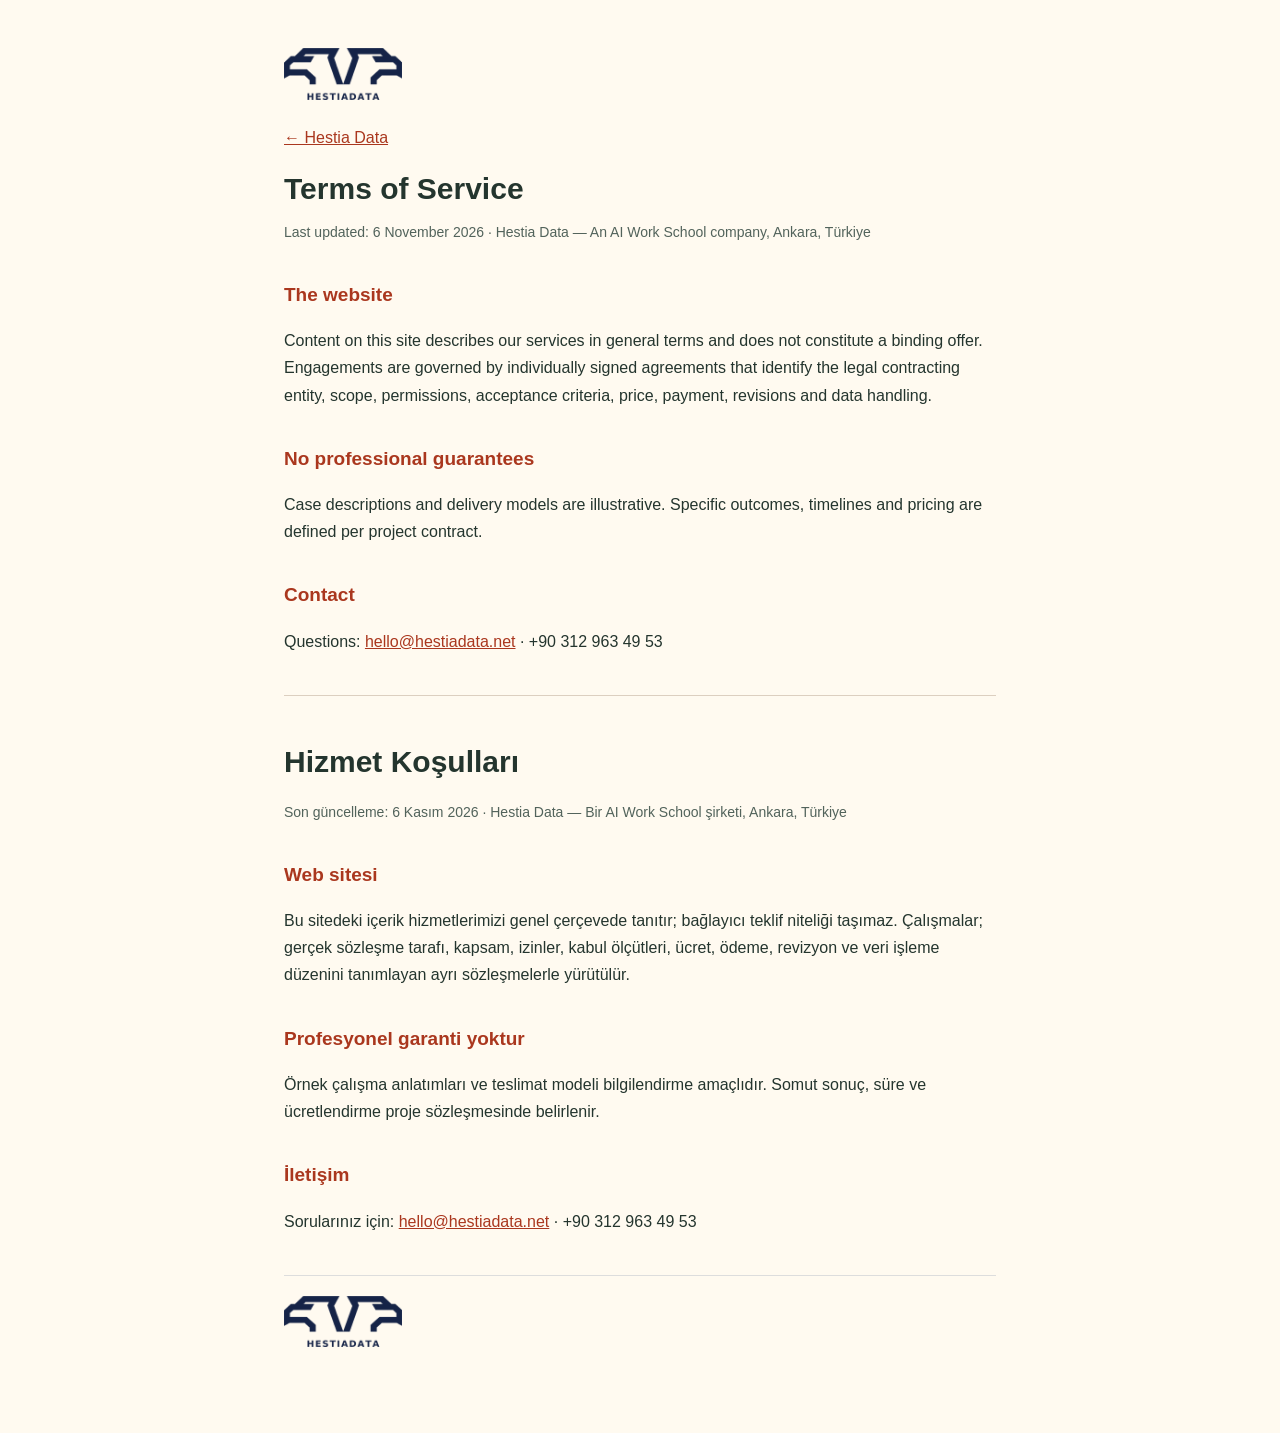
<file: terms.html>
<!DOCTYPE html>
<html lang="en">
<head>
<meta charset="UTF-8">
<meta name="viewport" content="width=device-width, initial-scale=1.0">
<title>Terms of Service | Hestia Data Field Work</title><meta name="description" content="Hestia Data terms of service: scope of field services, data delivery, payments, liability and contact details.">
<link rel="canonical" href="https://hestiadata.net/terms.html">
<style>
  body{font-family:"Segoe UI",-apple-system,BlinkMacSystemFont,Roboto,Arial,sans-serif;background:#fffaf0;color:#24352e;line-height:1.7;max-width:760px;margin:0 auto;padding:48px 24px}
  a{color:#aa371e}
  h1{font-size:30px;margin-bottom:6px}
  h2{font-size:19px;margin:34px 0 8px;color:#aa371e}
  .muted{color:#52635b;font-size:14px}
  hr{border:0;border-top:1px solid #dccfc0;margin:40px 0}

.aws-brand{display:inline-flex;align-items:center;gap:7px;text-decoration:none;color:inherit}
.aws-brand i{display:inline-grid;place-items:center;width:22px;height:22px;border-radius:6px;background:#8b5cf6;color:#fff;font-style:normal;font-weight:800;font-size:13px;transition:transform .3s ease}
.aws-brand:hover i{transform:rotate(-12deg) scale(1.12)}
a:focus-visible{outline:3px solid #22705b;outline-offset:4px}p,li{overflow-wrap:break-word}body{box-sizing:border-box}h1{line-height:1.2}
</style>
<link rel="icon" type="image/png" href="/assets/brand/ai-work-school-mark-14825910.png" sizes="any">
<link rel="icon" type="image/png" href="/assets/brand/hestiadata-eagle-white.png" media="(prefers-color-scheme: dark)" sizes="any">
<link rel="stylesheet" href="/assets/brand/hestiadata-logo.css?v=20261120-full">
</head>
<body><a class="site-brand" href="/" aria-label="HestiaData home"><img src="/assets/brand/hestiadata-lacivert-e83fd915.png" width="118" height="52" alt=""></a>
<p><a href="/">← Hestia Data</a></p>
<h1>Terms of Service</h1>
<p class="muted">Last updated: 6 November 2026 · Hestia Data — An AI Work School company, Ankara, Türkiye</p>

<h2>The website</h2>
<p>Content on this site describes our services in general terms and does not constitute a binding offer. Engagements are governed by individually signed agreements that identify the legal contracting entity, scope, permissions, acceptance criteria, price, payment, revisions and data handling.</p>

<h2>No professional guarantees</h2>
<p>Case descriptions and delivery models are illustrative. Specific outcomes, timelines and pricing are defined per project contract.</p>

<h2>Contact</h2>
<p>Questions: <a href="mailto:hello@hestiadata.net">hello@hestiadata.net</a> · +90 312 963 49 53</p>

<hr>
<h2 style="font-size:30px;margin-bottom:6px;color:#24352e">Hizmet Koşulları</h2>
<p class="muted">Son güncelleme: 6 Kasım 2026 · Hestia Data — Bir AI Work School şirketi, Ankara, Türkiye</p>

<h2>Web sitesi</h2>
<p>Bu sitedeki içerik hizmetlerimizi genel çerçevede tanıtır; bağlayıcı teklif niteliği taşımaz. Çalışmalar; gerçek sözleşme tarafı, kapsam, izinler, kabul ölçütleri, ücret, ödeme, revizyon ve veri işleme düzenini tanımlayan ayrı sözleşmelerle yürütülür.</p>

<h2>Profesyonel garanti yoktur</h2>
<p>Örnek çalışma anlatımları ve teslimat modeli bilgilendirme amaçlıdır. Somut sonuç, süre ve ücretlendirme proje sözleşmesinde belirlenir.</p>

<h2>İletişim</h2>
<p>Sorularınız için: <a href="mailto:hello@hestiadata.net">hello@hestiadata.net</a> · +90 312 963 49 53</p>
<footer class="aw-brand-footer"><a class="aw-footer-brand" href="/" aria-label="HestiaData home"><picture><source media="(prefers-color-scheme: dark)" srcset="/assets/brand/hestiadata-beyaz-e77066fa.png"><img src="/assets/brand/hestiadata-lacivert-e83fd915.png" width="118" height="52" alt=""></picture></a></footer>
</body>
</html>
</file>
<file: assets/brand/hestiadata-logo.css>
.site-brand,
.aw-footer-brand {
  display: inline-flex;
  flex-direction: column;
  align-items: center;
  gap: 5px;
  width: max-content;
  max-width: 100%;
  padding: 0;
  border: 0;
  background: transparent;
  box-shadow: none;
  color: #14224a;
  font: 700 14px/1.2 "Segoe UI", Arial, sans-serif;
  letter-spacing: 0;
  text-decoration: none;
}

.site-brand img,
.aw-footer-brand img {
  display: block;
  width: 118px;
  max-width: 100%;
  height: auto;
}

.site-brand:focus-visible,
.aw-footer-brand:focus-visible {
  outline: 3px solid #22705b;
  outline-offset: 5px;
}

.aw-footer-brand {
  margin-bottom: 18px;
}

.aw-brand-footer {
  margin-top: 40px;
  padding: 20px 0;
  border-top: 1px solid #ddd;
}

.aw-footer-brand picture {
  display: block;
  max-width: 100%;
}

@media (prefers-color-scheme: dark) {
  .aw-brand-footer {
    background: #172a36;
    border-color: #496575;
  }
  .aw-brand-footer .aw-footer-brand:focus-visible {
    outline-color: #a6e3d0;
  }
}
</file>
<file: assets/hestia-site.css>
:root {
  color-scheme: light;
  --navy: #0d1b2b;
  --cyan: #78d8ed;
  --steel: #a9bfd0;
  --bg: #f4f7f9;
  --paper: #fff;
  --ink: #142638;
  --muted: #435a70;
  --accent: #a62931;
  --green: #22607a;
  --line: #cad6e0;
  --focus: #1b6789;
}

.site-header {
  background: var(--navy);
  border-color: #2b4056;
  color: #eef5fa;
}

.site-header nav a {
  color: inherit;
  font-weight: 600;
  text-decoration: none;
}

.site-header nav a:hover { color: var(--cyan); }

.home .btn {
  border-radius: .25rem;
  background: var(--accent);
  color: #fff;
}

.home .btn:hover { background: #84212a; box-shadow: none; }
.home .btn.ghost { background: transparent; color: var(--ink); }
.home .btn.ghost:hover { color: var(--accent); }
.home .btn.am { background: #dbeaf2; border-color: #acbdca; color: var(--ink); }
.home .btn.am:hover { background: #c8dee9; }
.home .motion-toggle { background: #162b3e; border-color: #597186; color: #eef5fa; }
.home .motion-toggle:hover { background: #25435c; }

.home .hero { padding: 0; background: none; }
.hero-banner {
  color: #f2f7fb;
  background:
    radial-gradient(ellipse at 72% 45%, #1d3b5359, transparent 68%),
    repeating-linear-gradient(0deg, transparent 0 31px, #8ab2d00c 31px 32px),
    repeating-linear-gradient(90deg, transparent 0 31px, #8ab2d00c 31px 32px),
    var(--navy);
  border-bottom: 1px solid #2e465d;
}

.hero-banner .hero-intro { padding-block: clamp(3rem, 6vw, 6rem); }
.hero-banner h1 { font-weight: 700; }
.hero-banner h1 span, .hero-banner .pill { color: var(--cyan); }
.hero-banner .pill { max-width: none; }
.hero-banner .pill::before { width: 1.5rem; height: 2px; border-radius: 0; background: var(--cyan); }
.hero-banner .lead { color: #d3e1ec; font-size: 1.05rem; }
.home .hero-banner .btn.ghost {
  padding-inline: 1.15rem;
  border: 1px solid #71899d;
  border-radius: .25rem;
  color: #eef5fa;
}
.home .hero-banner .btn.ghost:hover { background: #253c52; color: #fff; }

.hero-banner .archive-example {
  justify-self: end;
  max-width: 31rem;
  margin: 0;
  padding: clamp(1rem, 3vw, 2rem);
  transform: none;
  border: 1px solid #55738b;
  border-radius: .3rem;
  background:
    repeating-linear-gradient(0deg, transparent 0 23px, #8fb6dd13 23px 24px),
    repeating-linear-gradient(90deg, transparent 0 23px, #8fb6dd13 23px 24px),
    #12263a;
  box-shadow: none;
}
.hero-banner .archive-example::before { display: none; }
.archive-example .map-heading, .archive-example .map-caption { color: var(--steel); }
.archive-example .map-heading { font-size: .72rem; }
.archive-example .map-caption { border-color: #52718b; font-size: .75rem; line-height: 1.55; }
.hero-banner .archive-example ol { list-style: decimal-leading-zero; padding-inline-start: 1.65rem; }
.hero-banner .archive-example li { padding-block: .55rem; border-color: #39546e; }
.hero-banner .archive-example li::marker, .hero-banner .archive-example li strong { color: var(--cyan); }
.hero-banner .archive-example li span { color: #d3e1ec; }

.home .hero-content { padding-bottom: clamp(2.75rem, 5vw, 5rem); }
.home #archive-licensing { margin-top: 0; padding-top: clamp(2.75rem, 5vw, 4.5rem); border-top: 0; }
.home #archive-licensing .sub a { color: #1c5379; font-weight: 600; }
.home .existing-services { margin-top: 2.75rem; }

.home #ai-data, .home #physical-ai, .home #contact, .home .coverage-band { background: #eaf1f6; }
.home #field, .home #samples, .home #process, .home #faq { background: var(--bg); }
.home #ai-data h2::before, .home #field h2::before, .home #physical-ai h2::before { content: none; }
.home .archive-routes article, .home .offer, .home .card, .home .task, .home .city,
.home .coverage-places span, .home .physical-scope, .home .faq-topics a,
.home .faq-group, .home .faq-next, .home form {
  background: var(--paper);
  border-color: var(--line);
  border-radius: .35rem;
  box-shadow: none;
}
.home .offer:hover { box-shadow: 0 9px 22px #1b36541a; }
.home .offer-art, .home .offer li, .home .faq-group details, .home details { border-color: var(--line); }
.home .offer-number, .home .tag, .home .step .n, .home .step::after { color: var(--green); }
.home .offer p, .home .offer li, .home .step p, .home .form-note { color: var(--muted); }
.home .step { border-color: #7b9bb5; }
.home details[open], .home .faq-group details[open] { background: #f0f5f8; }
.home input, .home textarea, .home select { border-color: #8fa5b7; border-radius: .25rem; }
.home #contact a:not(.btn) { color: #1c5379 !important; }

.interior { max-width: none; margin: 0; padding: 0; background: var(--bg); color: var(--ink); }
.interior .wrap { max-width: 54rem; margin-inline: auto; padding-inline: clamp(1.25rem, 5vw, 3rem); }
.interior .site-header { padding-block: 1rem; border-bottom: 1px solid #2b4056; }
.interior .site-header .wrap, .interior .site-header nav { display: flex; align-items: center; flex-wrap: wrap; gap: .65rem 1.5rem; }
.interior .site-header .wrap { justify-content: space-between; }
.interior .site-header img { display: block; width: 118px; height: auto; }
.interior h1 { color: var(--ink); font-size: clamp(2rem, 5vw, 3.3rem); letter-spacing: -.045em; }
.interior h2 { color: var(--ink); }
.interior a:not(.site-header a) { color: #1c5379; }
.interior p { color: var(--muted); }
.interior .about-copy { padding-block: clamp(2.25rem, 6vw, 4.5rem); }
.interior .about-copy h2 { font-size: 1.25rem; margin-top: 2rem; }
.interior .aw-brand-footer { margin-top: 0; border-color: var(--line); }
.interior #licensing-assistant {
  padding: clamp(1rem, 3vw, 1.5rem);
  background: #eaf2f7;
  border: 1px solid #b9cbd9;
  border-radius: .35rem;
}
.interior #licensing-assistant button { background: var(--navy); border-radius: .25rem; }

.home a:focus-visible, .home button:focus-visible, .home summary:focus-visible,
.home input:focus-visible, .home textarea:focus-visible, .home select:focus-visible,
.interior a:focus-visible, .interior #licensing-assistant button:focus-visible { outline-color: var(--focus); }
.home .site-header a:focus-visible, .home .site-header button:focus-visible,
.home .hero-banner a:focus-visible, .interior .site-header a:focus-visible { outline-color: var(--cyan); }

@media (max-width: 760px) {
  .hero-banner .hero-intro { padding-block: 2.75rem; }
  .hero-banner .archive-example { justify-self: start; }
}
</file>
